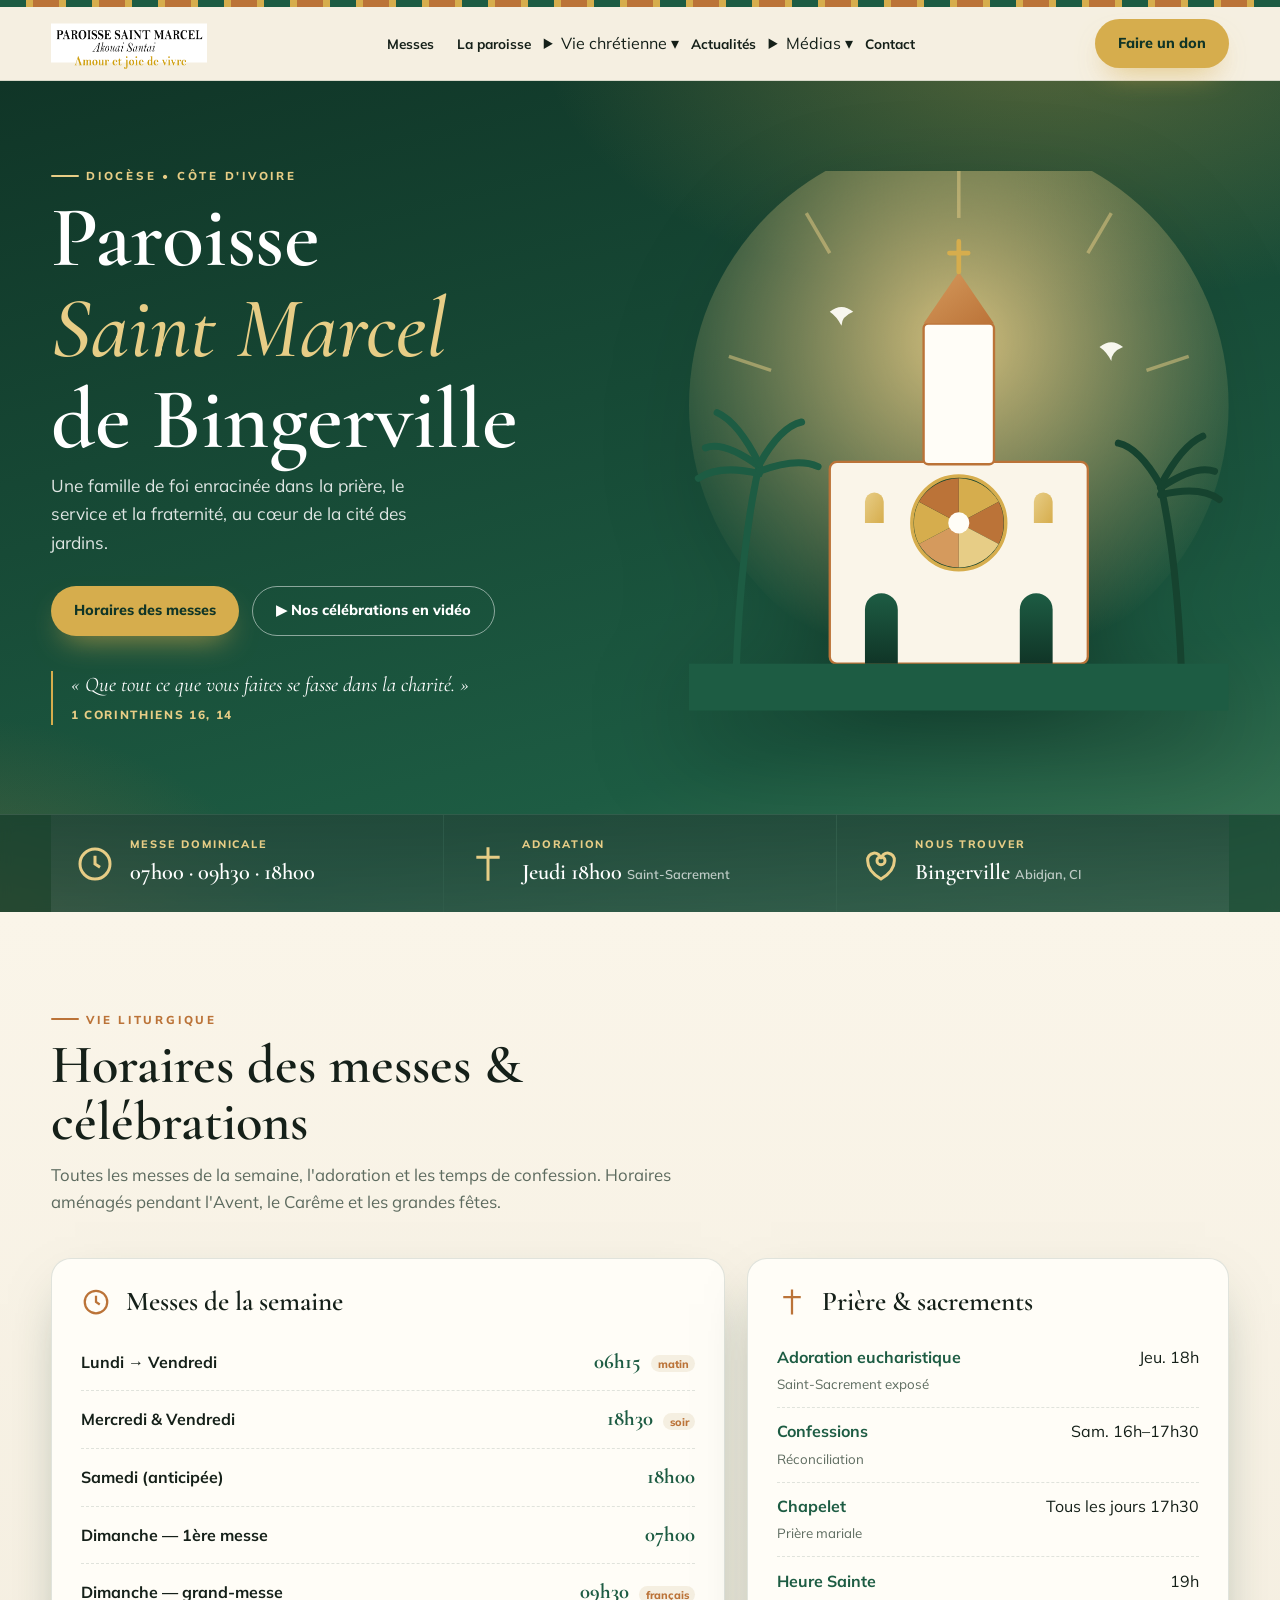
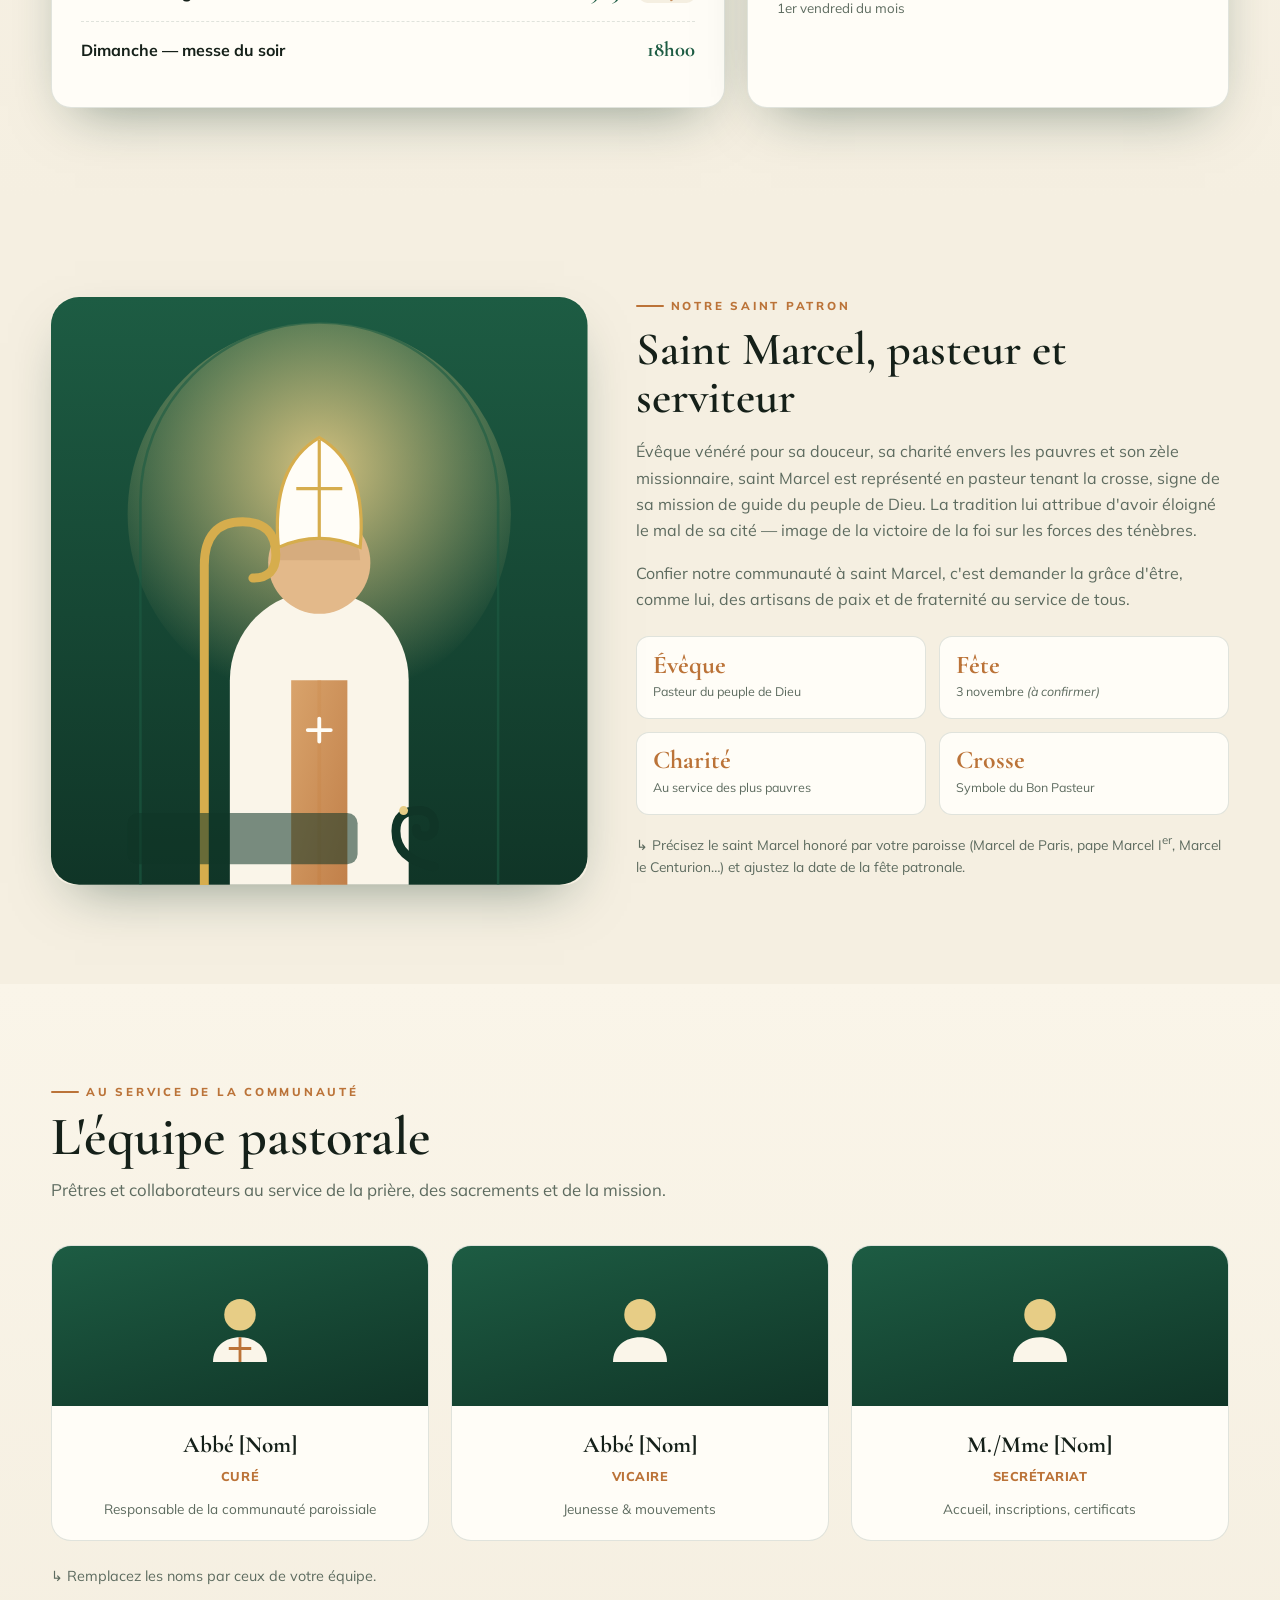
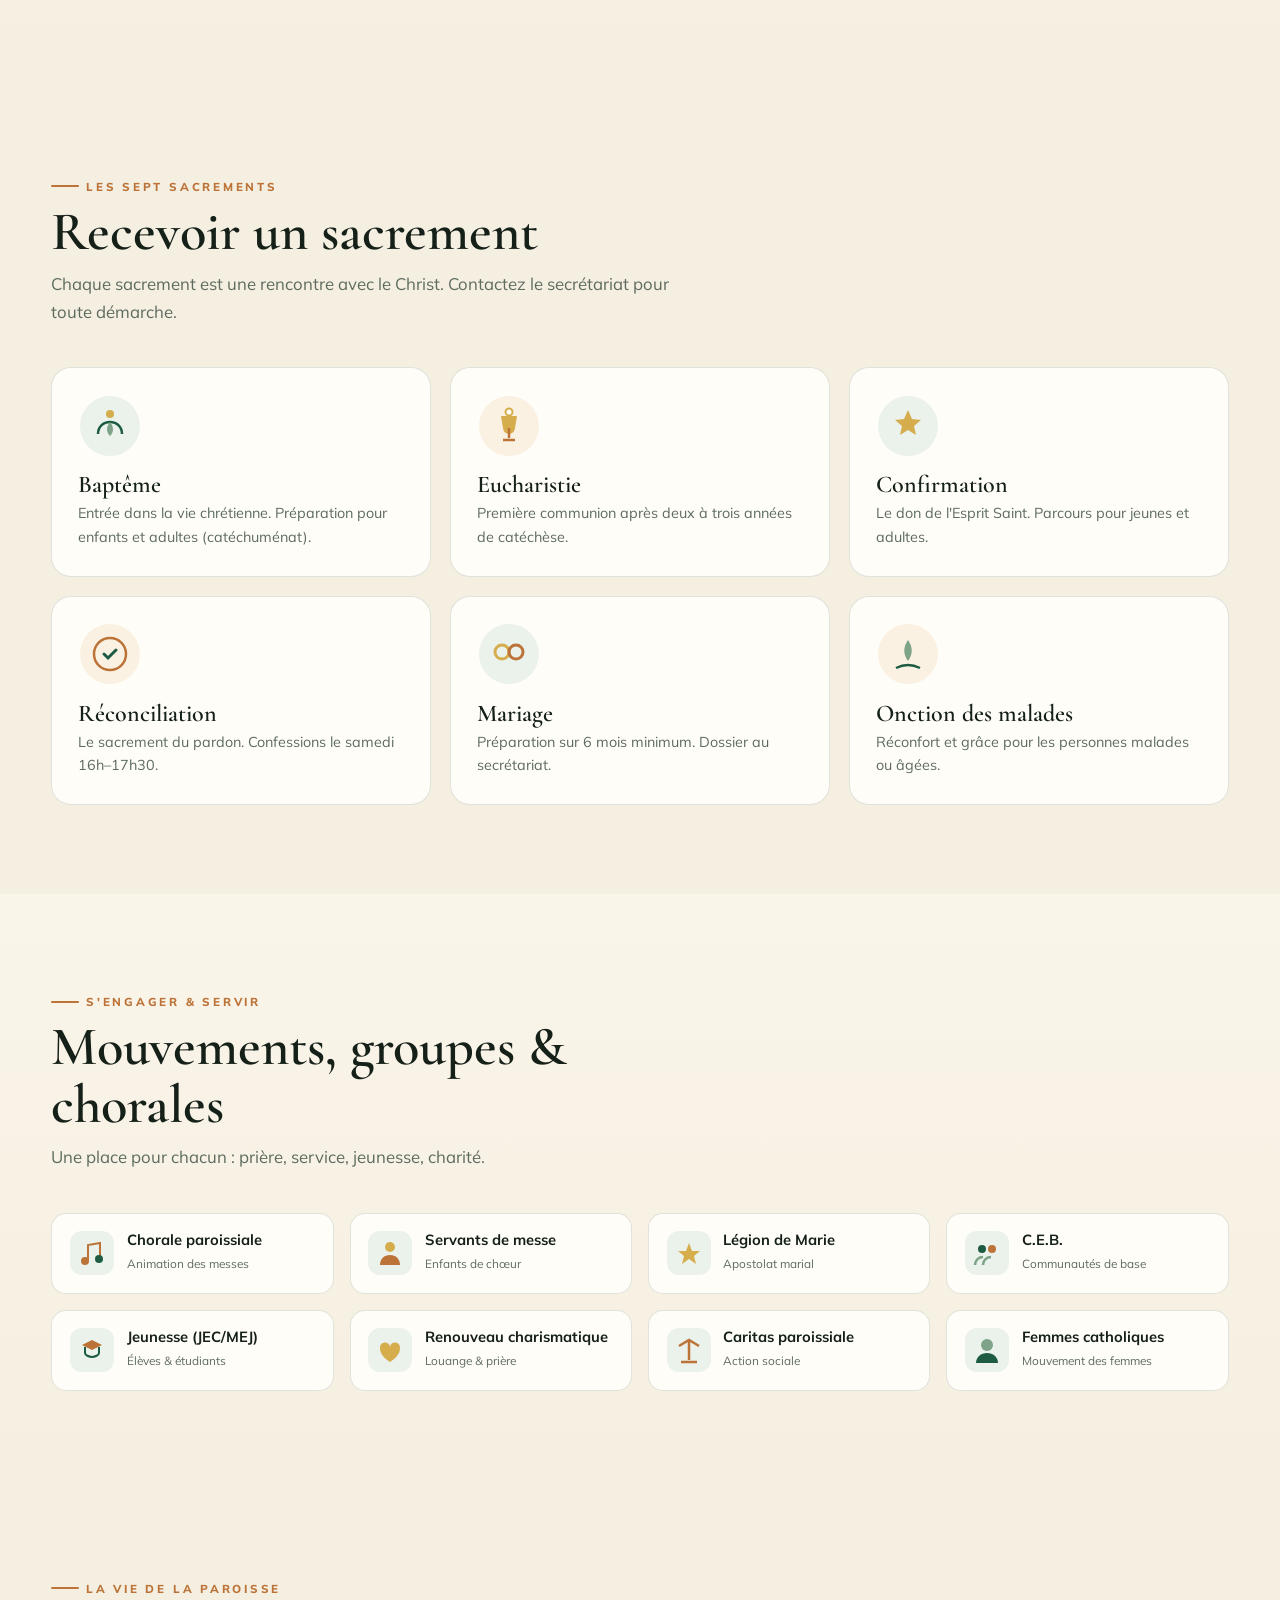
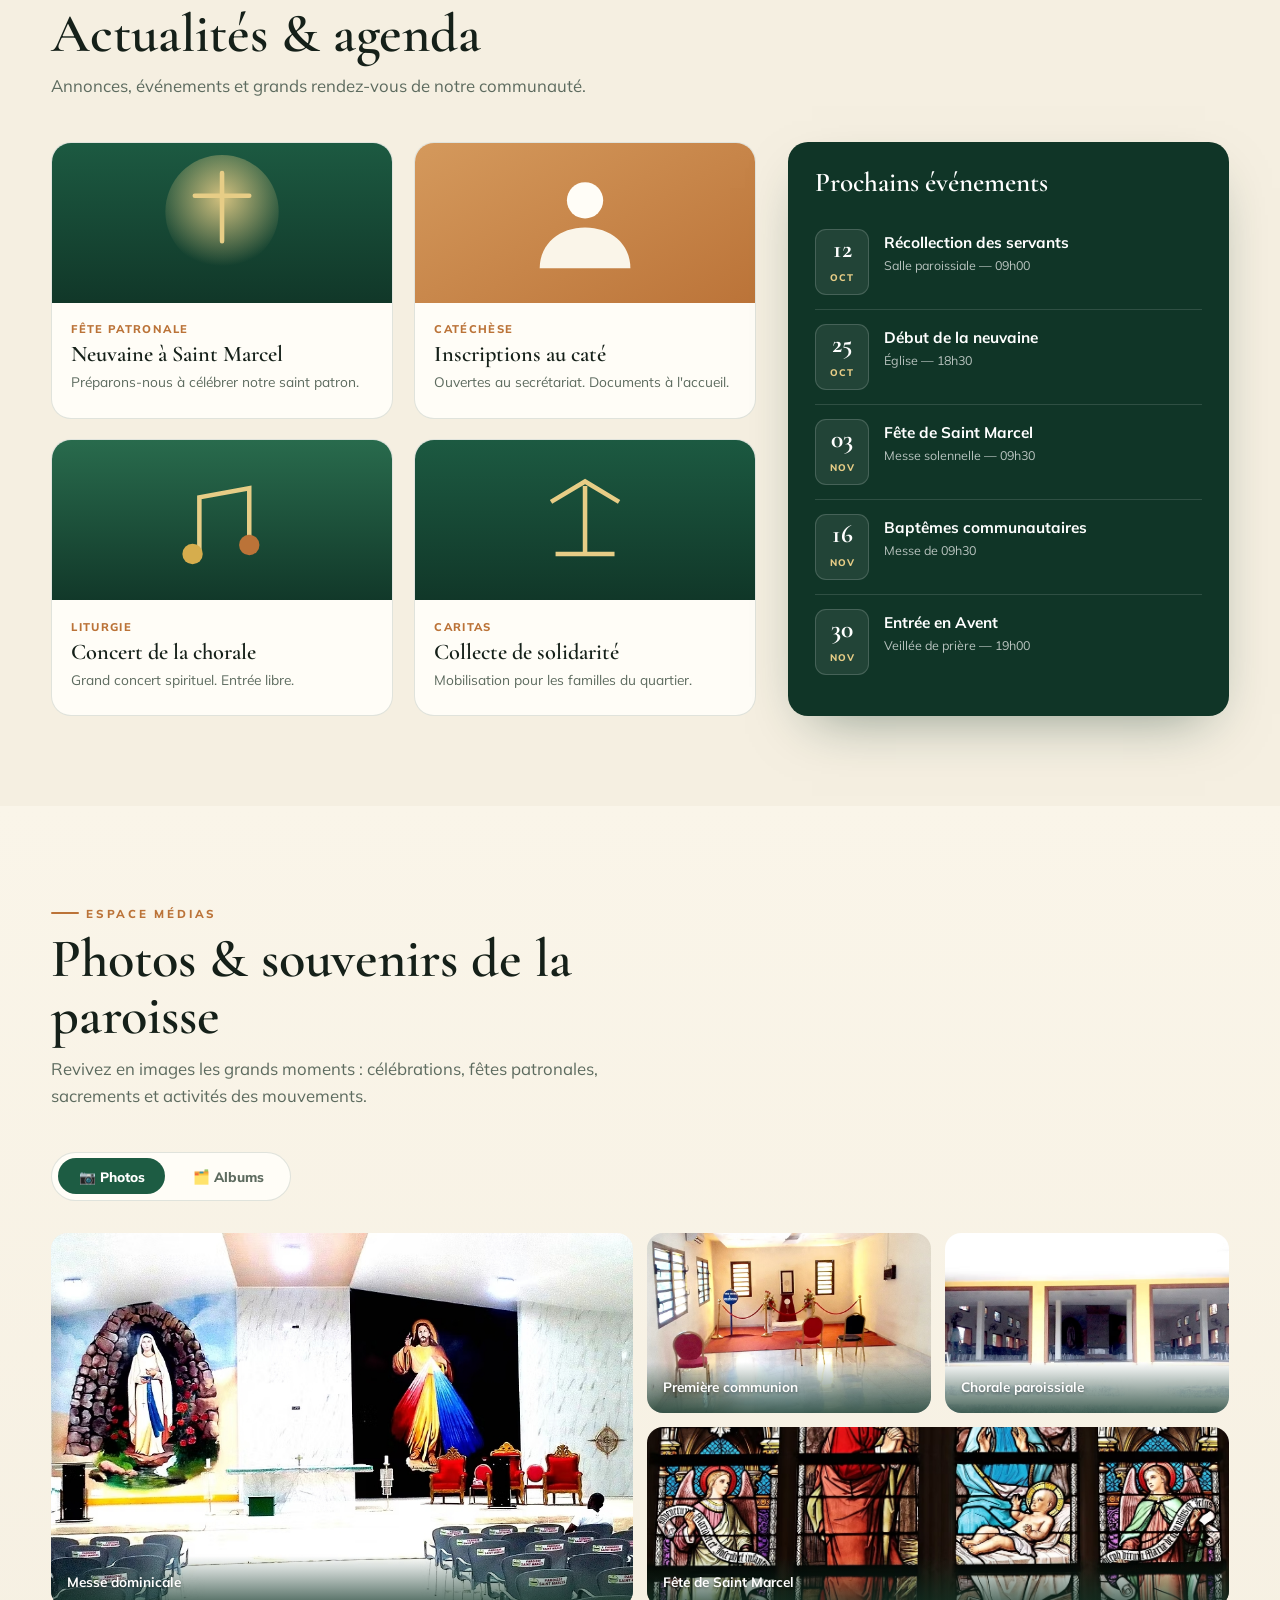
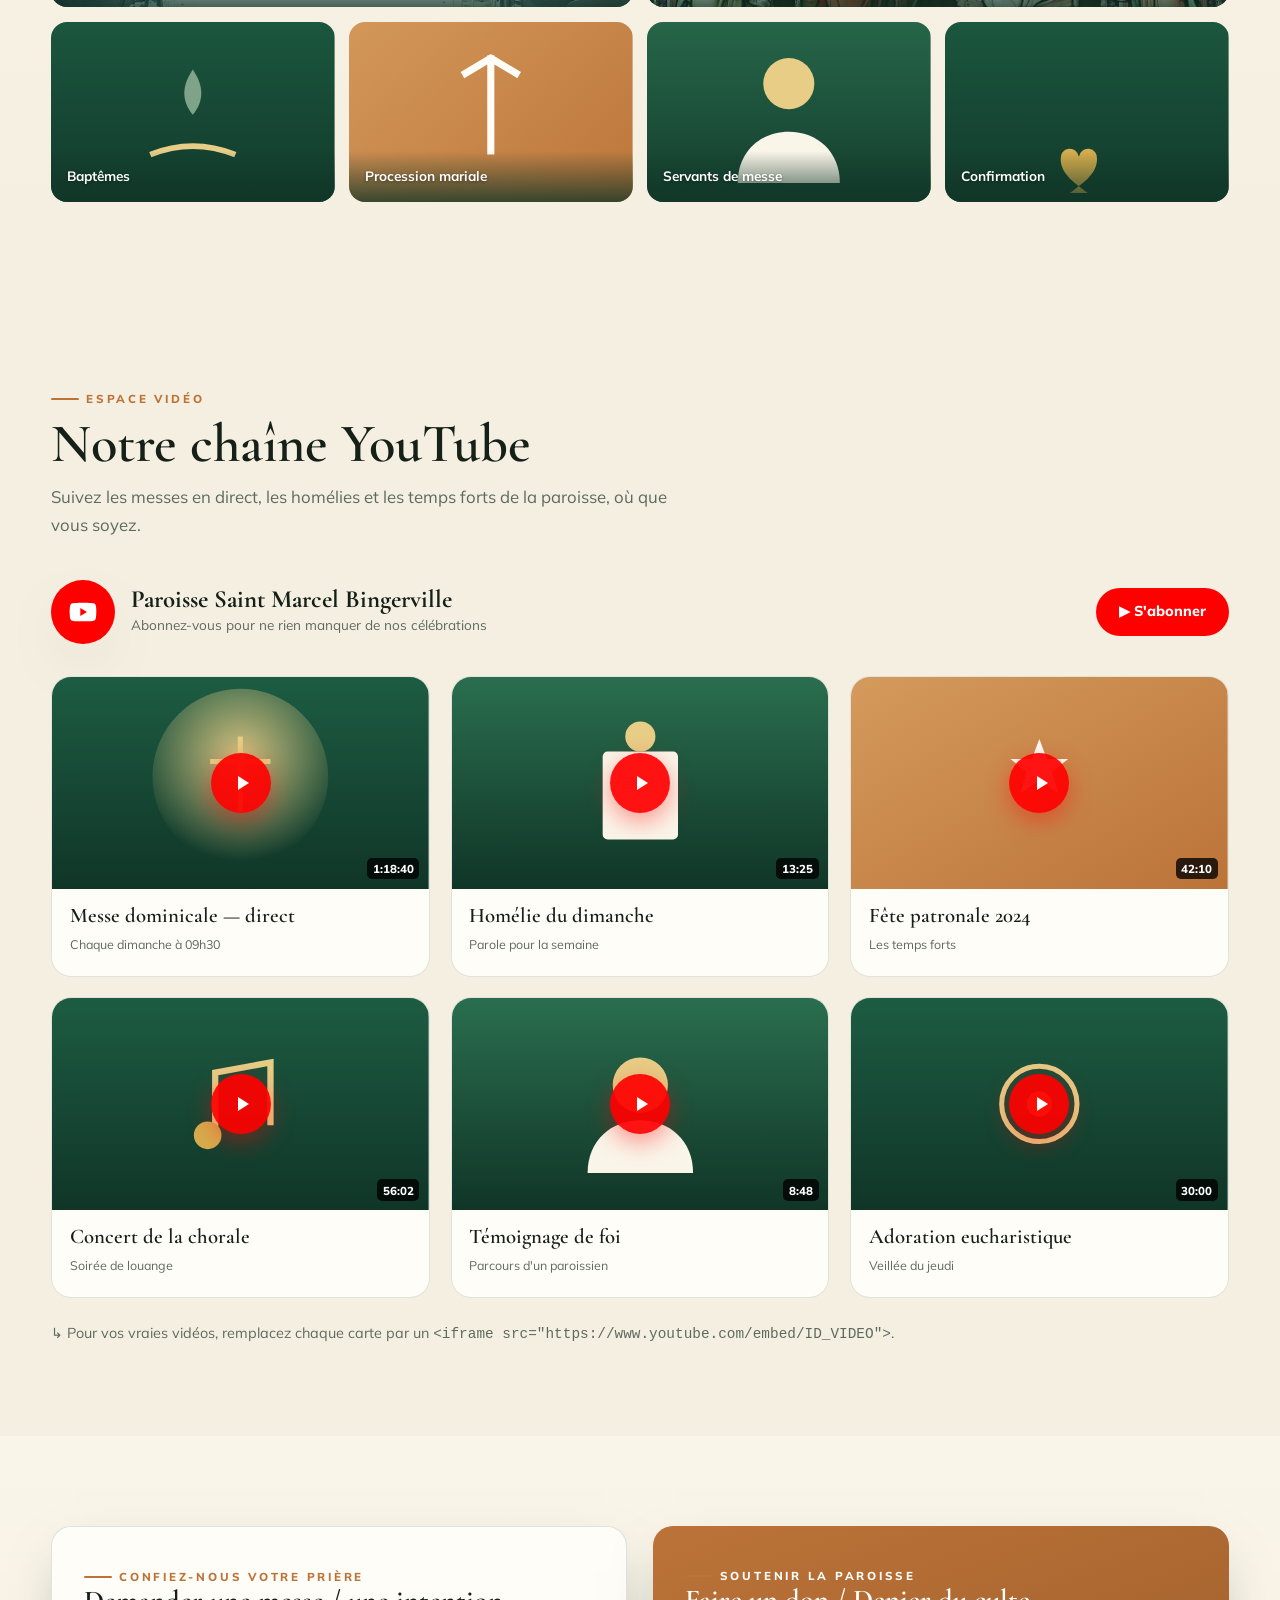
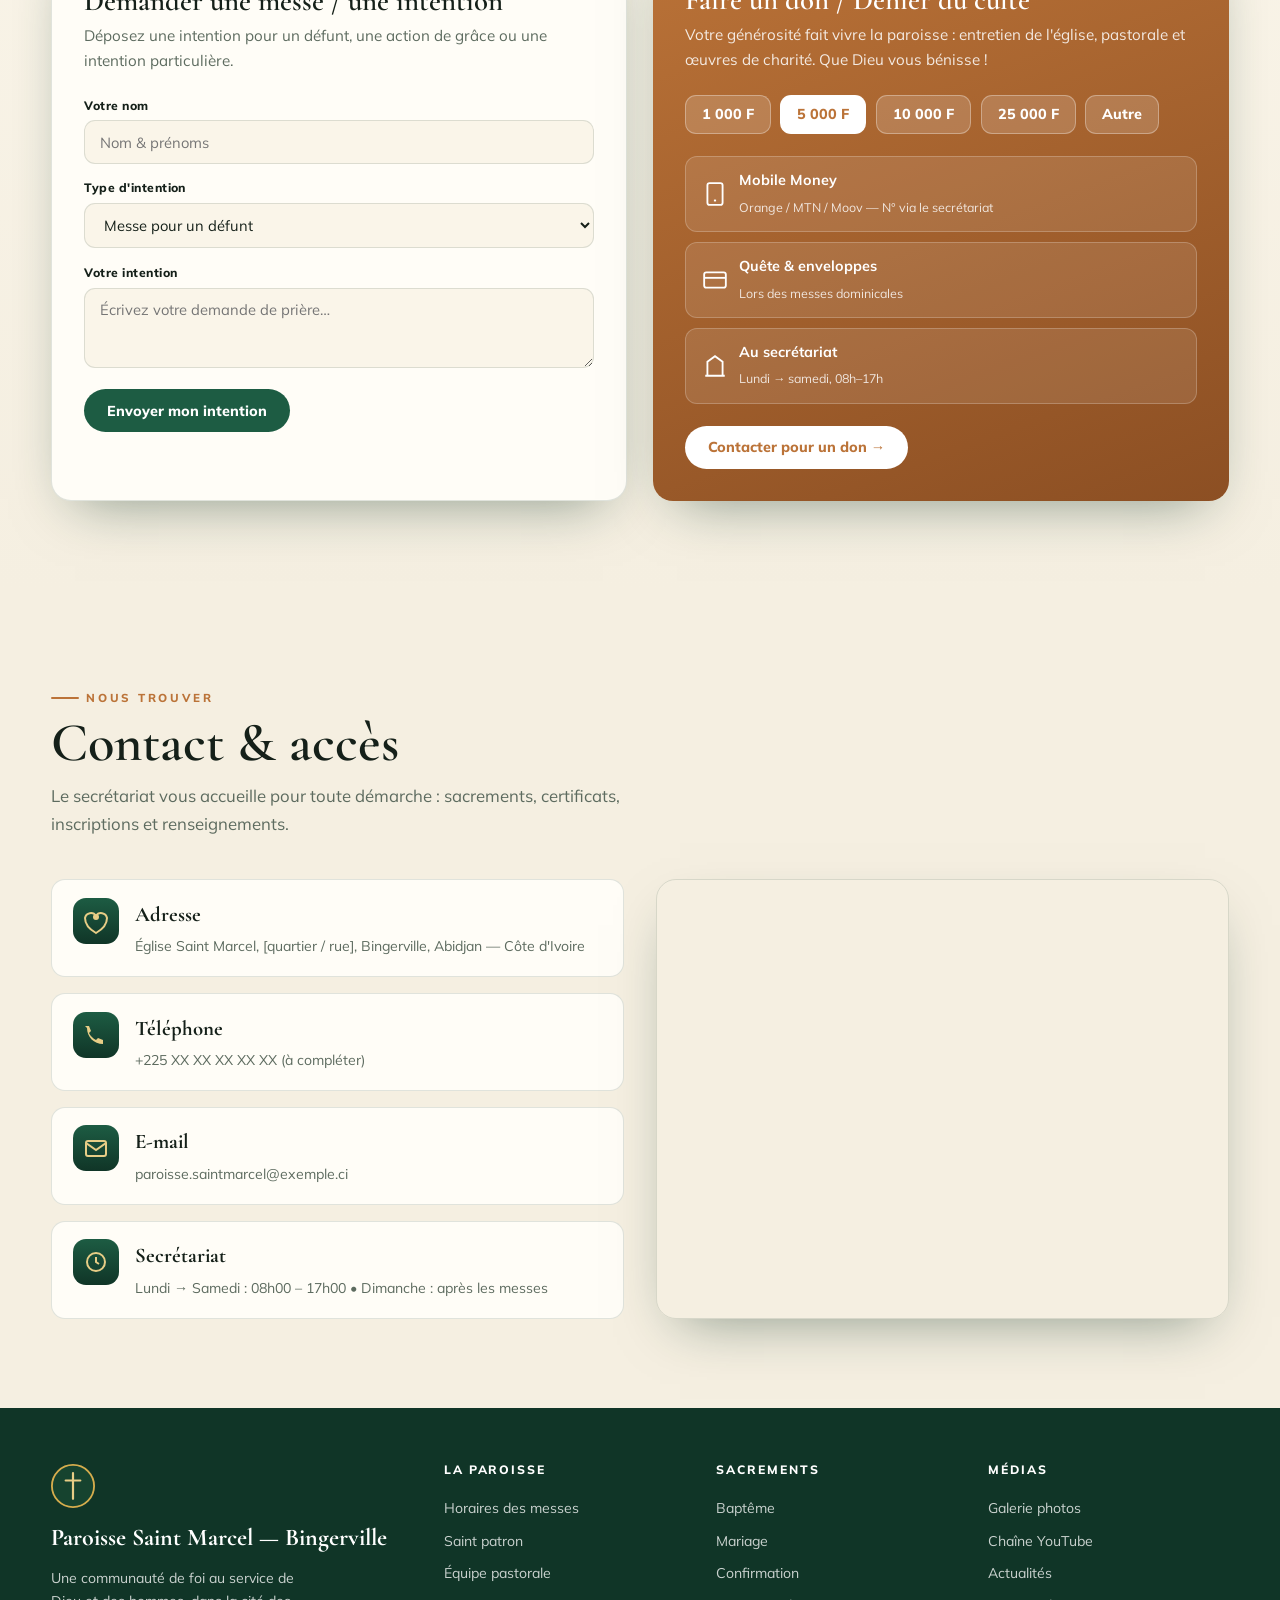
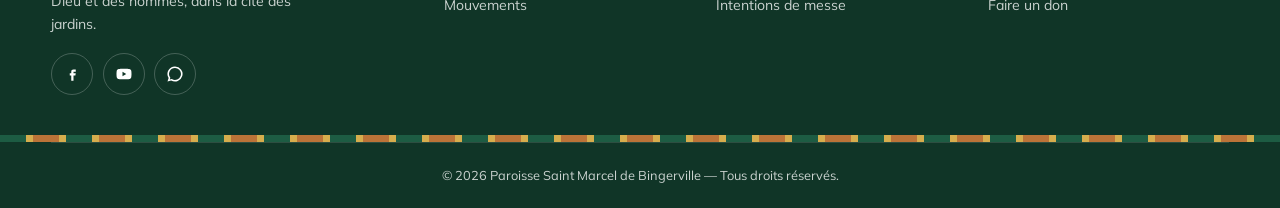
<file: index.html>
<!DOCTYPE html>
<html lang="fr">
<head>
<meta charset="UTF-8" />
<meta name="viewport" content="width=device-width, initial-scale=1.0" />
<title>Paroisse Saint Marcel — Bingerville</title>
<meta name="description" content="Site officiel de la Paroisse Saint Marcel de Bingerville, Côte d'Ivoire. Messes, sacrements, mouvements, actualités, médias et chaîne YouTube." />
<link rel="preconnect" href="https://fonts.googleapis.com">
<link rel="preconnect" href="https://fonts.gstatic.com" crossorigin>
<link href="https://fonts.googleapis.com/css2?family=Cormorant+Garamond:ital,wght@0,400;0,500;0,600;0,700;1,400;1,500&family=Mulish:wght@400;500;600;700;800&display=swap" rel="stylesheet">
<style>
:root{
  --forest:#103527;
  --forest-2:#16432f;
  --emerald:#1d5c43;
  --moss:#3f7a57;
  --sage:#7fa389;
  --cream:#f5efe1;
  --cream-2:#faf5e9;
  --ivory:#fffdf7;
  --copper:#bb7338;
  --copper-soft:#d59a5d;
  --gold:#d6ad4d;
  --gold-soft:#e7cd86;
  --ink:#152019;
  --muted:#5d6b5f;
  --line:rgba(16,53,39,.13);
  --shadow:0 22px 55px -24px rgba(16,53,39,.5);
  --r:20px;
}
*{box-sizing:border-box;margin:0;padding:0}
html{scroll-behavior:smooth;scroll-padding-top:86px}
body{font-family:"Mulish",sans-serif;background:var(--cream);color:var(--ink);line-height:1.65;-webkit-font-smoothing:antialiased;overflow-x:hidden}
h1,h2,h3,h4{font-family:"Cormorant Garamond",serif;font-weight:600;line-height:1.05;letter-spacing:0}
a{color:inherit;text-decoration:none}
svg{display:block}
.wrap{width:min(1180px,92vw);margin-inline:auto}
.eyebrow{font-weight:800;font-size:.72rem;letter-spacing:.24em;text-transform:uppercase;color:var(--copper);display:inline-flex;align-items:center;gap:.6em}
.eyebrow::before{content:"";width:28px;height:2px;background:var(--copper);display:inline-block;border-radius:2px}
.btn{display:inline-flex;align-items:center;gap:.55em;font-family:"Mulish";font-weight:800;font-size:.9rem;padding:.85em 1.6em;border-radius:999px;cursor:pointer;border:none;transition:transform .25s,box-shadow .25s,background .25s}
.btn-gold{background:var(--gold);color:var(--forest);box-shadow:0 14px 30px -12px rgba(214,173,77,.75)}
.btn-gold:hover{transform:translateY(-3px);box-shadow:0 20px 38px -12px rgba(214,173,77,.9)}
.btn-ghost{background:transparent;color:#fff;border:1.5px solid rgba(255,255,255,.5)}
.btn-ghost:hover{background:rgba(255,255,255,.12);transform:translateY(-3px)}
.btn-dark{background:var(--emerald);color:#fff}
.btn-dark:hover{background:var(--forest-2);transform:translateY(-3px)}
.vine{height:7px;background:repeating-linear-gradient(90deg,var(--emerald) 0 26px,var(--gold) 26px 33px,var(--copper) 33px 59px,var(--gold) 59px 66px)}

/* header */
header{position:sticky;top:0;z-index:90;backdrop-filter:blur(10px);background:rgba(245,239,225,.85);border-bottom:1px solid var(--line)}
.nav{display:flex;align-items:center;justify-content:space-between;padding:.65rem 0;gap:1rem}
.brand{display:flex;align-items:center;gap:.75rem}
.crest{width:48px;height:48px;flex:none}
.brand b{font-family:"Cormorant Garamond";font-weight:700;font-size:1.18rem;display:block;line-height:1}
.brand span{font-size:.66rem;letter-spacing:.2em;text-transform:uppercase;color:var(--copper);font-weight:800}
.brand-logo{height:52px;width:auto;display:block}
@media(max-width:560px){.brand-logo{height:42px}}
.menu{display:flex;align-items:center;gap:.1rem;list-style:none}
.menu a{font-weight:700;font-size:.85rem;padding:.5rem .68rem;border-radius:8px;transition:.2s}
.menu a:hover{color:var(--copper)}
.menu .has{position:relative}
.menu .has>summary{list-style:none;cursor:pointer;font-weight:700;font-size:.85rem;padding:.5rem .68rem;border-radius:8px}
.menu .has>summary::-webkit-details-marker{display:none}
.dropdown{position:absolute;top:calc(100% + 6px);left:0;background:var(--ivory);border:1px solid var(--line);border-radius:14px;padding:.5rem;min-width:230px;box-shadow:var(--shadow);display:flex;flex-direction:column;z-index:99}
.dropdown a{font-size:.84rem;padding:.55rem .7rem;border-radius:9px}
.dropdown a:hover{background:var(--cream)}
.navcta{display:flex;align-items:center;gap:.6rem}
.burger{display:none;background:none;border:none;cursor:pointer;flex-direction:column;gap:5px;padding:.4rem}
.burger span{width:26px;height:2.5px;background:var(--ink);border-radius:2px;transition:.3s}

/* hero */
.hero{position:relative;color:#fff;overflow:hidden;background:linear-gradient(165deg,var(--forest),var(--emerald) 75%,var(--moss))}
.hero::before{content:"";position:absolute;inset:0;background:radial-gradient(850px 460px at 82% -6%,rgba(214,173,77,.34),transparent 60%),radial-gradient(680px 480px at -5% 108%,rgba(187,115,56,.36),transparent 55%)}
.hero-inner{position:relative;z-index:3;display:grid;grid-template-columns:1.05fr .95fr;gap:2.6rem;align-items:center;padding:clamp(2.6rem,6vw,5rem) 0 clamp(3rem,7vw,6rem)}
.hero .eyebrow{color:var(--gold-soft)}.hero .eyebrow::before{background:var(--gold-soft)}
.hero h1{font-size:clamp(2.8rem,7vw,5.4rem);font-weight:600;margin:.5rem 0 .4rem}
.hero h1 em{font-style:italic;color:var(--gold-soft);font-weight:500}
.hero p.lead{font-size:1.08rem;color:rgba(255,255,255,.86);max-width:40ch;margin-bottom:1.8rem}
.hero-actions{display:flex;flex-wrap:wrap;gap:.8rem}
.verset{margin-top:2.2rem;padding-left:1.1rem;border-left:2px solid var(--gold);max-width:44ch}
.verset i{font-family:"Cormorant Garamond";font-style:italic;font-size:1.3rem;color:#fff;line-height:1.3}
.verset small{display:block;margin-top:.4rem;font-size:.74rem;letter-spacing:.14em;text-transform:uppercase;color:var(--gold-soft);font-weight:800}
.hero-art{position:relative}
.hero-art svg{width:100%;height:auto;filter:drop-shadow(0 30px 50px rgba(0,0,0,.35))}

/* next mass strip */
.welcome-strip{position:relative;z-index:3;background:rgba(16,53,39,.55);border-top:1px solid rgba(255,255,255,.12);backdrop-filter:blur(6px)}
.ws-inner{display:grid;grid-template-columns:repeat(3,1fr);gap:1px;background:rgba(255,255,255,.1)}
.ws-cell{background:linear-gradient(180deg,rgba(16,53,39,.4),rgba(16,53,39,.1));padding:1.3rem 1.5rem;color:#fff;display:flex;gap:.9rem;align-items:center}
.ws-cell .ic{width:40px;height:40px;flex:none}
.ws-cell .lab{font-size:.68rem;letter-spacing:.16em;text-transform:uppercase;color:var(--gold-soft);font-weight:800}
.ws-cell .val{font-family:"Cormorant Garamond";font-size:1.4rem;font-weight:600}
.ws-cell .val small{font-family:"Mulish";font-size:.8rem;color:rgba(255,255,255,.7);font-weight:600}

/* sections */
section{padding:clamp(3.5rem,7vw,6rem) 0}
.section-head{max-width:62ch;margin-bottom:2.6rem}
.section-head h2{font-size:clamp(2.2rem,5vw,3.4rem);margin:.5rem 0 .6rem}
.section-head p{color:var(--muted);font-size:1.05rem}
.alt{background:linear-gradient(180deg,var(--cream-2),var(--cream))}

/* mass schedule */
.mass-grid{display:grid;grid-template-columns:1.4fr 1fr;gap:1.4rem}
.card{background:var(--ivory);border:1px solid var(--line);border-radius:var(--r);padding:1.8rem;box-shadow:var(--shadow)}
.card h3{font-size:1.7rem;margin-bottom:1rem;display:flex;align-items:center;gap:.55em}
.card h3 .ic{width:30px;height:30px;flex:none}
.slot{display:flex;justify-content:space-between;align-items:center;padding:.7rem 0;border-bottom:1px dashed var(--line)}
.slot:last-child{border:none}
.slot .d{font-weight:700}
.slot .t{font-family:"Cormorant Garamond";font-weight:700;color:var(--emerald);font-size:1.3rem}
.slot .tag{font-size:.68rem;background:var(--cream);color:var(--copper);font-weight:800;padding:.15em .6em;border-radius:999px;margin-left:.5em;font-family:"Mulish"}
.devo li{list-style:none;padding:.65rem 0;border-bottom:1px dashed var(--line);display:flex;justify-content:space-between;gap:1rem}
.devo li:last-child{border:none}
.devo b{color:var(--emerald)}

/* saint */
.about{display:grid;grid-template-columns:.95fr 1.05fr;gap:3rem;align-items:center}
.saint-art{position:relative}
.saint-art svg{width:100%;height:auto;border-radius:24px;box-shadow:var(--shadow)}
.about-text h2{font-size:clamp(2rem,4.4vw,2.9rem);margin:.6rem 0 1rem}
.about-text p{color:var(--muted);margin-bottom:1rem}
.facts{display:grid;grid-template-columns:repeat(2,1fr);gap:.8rem;margin-top:1.5rem}
.fact{background:var(--ivory);border:1px solid var(--line);border-radius:13px;padding:.9rem 1rem}
.fact b{font-family:"Cormorant Garamond";font-size:1.6rem;color:var(--copper);display:block;line-height:1}
.fact span{font-size:.78rem;color:var(--muted)}

/* clergy */
.team{display:grid;grid-template-columns:repeat(3,1fr);gap:1.4rem}
.person{background:var(--ivory);border:1px solid var(--line);border-radius:var(--r);overflow:hidden;text-align:center;transition:transform .3s,box-shadow .3s}
.person:hover{transform:translateY(-6px);box-shadow:var(--shadow)}
.avatar{height:160px;background:linear-gradient(165deg,var(--emerald),var(--forest));display:grid;place-items:center}
.avatar svg{width:90px;height:90px}
.person .pad{padding:1.2rem}
.person b{font-family:"Cormorant Garamond";font-size:1.45rem;display:block}
.person .role{color:var(--copper);font-weight:800;font-size:.8rem;letter-spacing:.04em;margin:.1rem 0 .5rem;text-transform:uppercase}
.person small{color:var(--muted);font-size:.85rem}

/* sacraments */
.sacra{display:grid;grid-template-columns:repeat(3,1fr);gap:1.2rem}
.scard{background:var(--ivory);border:1px solid var(--line);border-radius:var(--r);padding:1.6rem;transition:.3s;position:relative;overflow:hidden}
.scard::before{content:"";position:absolute;top:0;left:0;height:4px;width:0;background:var(--gold);transition:width .4s}
.scard:hover::before{width:100%}
.scard:hover{transform:translateY(-5px);box-shadow:var(--shadow)}
.scard .sico{width:64px;height:64px;margin-bottom:.9rem}
.scard h3{font-size:1.5rem;margin-bottom:.3rem}
.scard p{color:var(--muted);font-size:.9rem}

/* mouvements */
.moves{display:grid;grid-template-columns:repeat(4,1fr);gap:1rem}
.move{background:var(--ivory);border:1px solid var(--line);border-radius:15px;padding:1.1rem;display:flex;align-items:center;gap:.8rem;transition:.25s}
.move:hover{background:var(--emerald);color:#fff;transform:translateY(-4px);border-color:transparent}
.move:hover small{color:var(--gold-soft)}
.move .mi{width:44px;height:44px;flex:none}
.move b{font-size:.92rem;display:block;line-height:1.2}
.move small{color:var(--muted);font-size:.74rem}

/* news + agenda */
.news-layout{display:grid;grid-template-columns:1.6fr 1fr;gap:2rem}
.news-grid{display:grid;grid-template-columns:1fr 1fr;gap:1.3rem}
.article{background:var(--ivory);border:1px solid var(--line);border-radius:var(--r);overflow:hidden;transition:.3s}
.article:hover{transform:translateY(-5px);box-shadow:var(--shadow)}
.article .thumb{height:160px}
.article .thumb svg{width:100%;height:100%}
.article .pad{padding:1.1rem 1.2rem 1.3rem}
.article .date{font-size:.7rem;letter-spacing:.12em;text-transform:uppercase;color:var(--copper);font-weight:800}
.article h3{font-size:1.4rem;margin:.2rem 0 .35rem}
.article p{color:var(--muted);font-size:.86rem}
.agenda{background:var(--forest);color:#fff;border-radius:var(--r);padding:1.7rem;box-shadow:var(--shadow);height:fit-content}
.agenda h3{font-size:1.7rem;color:#fff;margin-bottom:1.1rem}
.event{display:flex;gap:.9rem;padding:.85rem 0;border-bottom:1px solid rgba(255,255,255,.13)}
.event:last-child{border:none}
.cal{flex:none;width:54px;text-align:center;background:rgba(255,255,255,.08);border:1px solid rgba(255,255,255,.16);border-radius:11px;padding:.4rem 0}
.cal b{display:block;font-family:"Cormorant Garamond";font-size:1.6rem;line-height:1}
.cal span{font-size:.6rem;text-transform:uppercase;letter-spacing:.1em;color:var(--gold-soft);font-weight:800}
.event .info b{font-size:.96rem}
.event .info span{font-size:.78rem;color:rgba(255,255,255,.7);display:block}

/* media */
.tabs{display:inline-flex;gap:.4rem;background:var(--ivory);border:1px solid var(--line);padding:.35rem;border-radius:999px;margin-bottom:2rem}
.tab{border:none;background:none;font-family:"Mulish";font-weight:800;font-size:.85rem;padding:.6rem 1.3rem;border-radius:999px;cursor:pointer;color:var(--muted);transition:.25s}
.tab.active{background:var(--emerald);color:#fff}
.gallery{display:grid;grid-template-columns:repeat(4,1fr);grid-auto-rows:180px;gap:.9rem}
.gitem{border-radius:16px;overflow:hidden;cursor:pointer;position:relative;transition:transform .3s}
.gitem:hover{transform:scale(1.02)}
.gitem svg,.gitem img{width:100%;height:100%;object-fit:cover;display:block}
.gitem .cap{position:absolute;left:0;right:0;bottom:0;z-index:2;padding:.9rem 1rem;color:#fff;font-weight:700;font-size:.85rem;background:linear-gradient(180deg,transparent,rgba(16,53,39,.78));text-shadow:0 1px 3px rgba(0,0,0,.4)}
.span2{grid-column:span 2}.row2{grid-row:span 2}
.media-pane{display:none}.media-pane.active{display:block}

/* youtube */
.yt-head{display:flex;align-items:center;justify-content:space-between;flex-wrap:wrap;gap:1rem;margin-bottom:2rem}
.yt-channel{display:flex;align-items:center;gap:1rem}
.yt-logo{width:64px;height:64px;border-radius:50%;background:#ff0000;display:grid;place-items:center;flex:none;box-shadow:var(--shadow)}
.yt-logo svg{width:32px;height:32px}
.yt-channel b{font-family:"Cormorant Garamond";font-size:1.55rem;display:block;line-height:1}
.yt-channel small{color:var(--muted);font-size:.85rem}
.videos{display:grid;grid-template-columns:repeat(3,1fr);gap:1.3rem}
.video{background:var(--ivory);border:1px solid var(--line);border-radius:var(--r);overflow:hidden;transition:.3s;cursor:pointer}
.video:hover{transform:translateY(-5px);box-shadow:var(--shadow)}
.vthumb{aspect-ratio:16/9;position:relative}
.vthumb svg.bg{width:100%;height:100%}
.vthumb .play{position:absolute;inset:0;margin:auto;width:60px;height:60px;border-radius:50%;background:rgba(255,0,0,.92);display:grid;place-items:center;z-index:2;transition:.25s;box-shadow:0 8px 24px rgba(255,0,0,.4)}
.video:hover .play{transform:scale(1.12)}
.vthumb .play svg{width:24px;height:24px;color:#fff;margin-left:3px}
.vthumb .dur{position:absolute;bottom:.6rem;right:.6rem;z-index:2;background:rgba(0,0,0,.78);color:#fff;font-size:.72rem;font-weight:800;padding:.1em .5em;border-radius:5px}
.video .pad{padding:1rem 1.1rem 1.2rem}
.video h3{font-size:1.3rem;margin-bottom:.2rem}
.video small{color:var(--muted);font-size:.78rem}

/* intentions + dons */
.split{display:grid;grid-template-columns:1fr 1fr;gap:1.6rem}
.panel{border-radius:var(--r);padding:2rem;box-shadow:var(--shadow)}
.panel.prayer{background:var(--ivory);border:1px solid var(--line)}
.panel.give{background:linear-gradient(160deg,var(--copper),#8c4f23);color:#fff}
.panel h3{font-size:1.8rem;margin-bottom:.4rem}
.panel.give h3{color:#fff}
.panel .sub{color:var(--muted);margin-bottom:1.4rem;font-size:.95rem}
.panel.give .sub{color:rgba(255,255,255,.86)}
.field{margin-bottom:.9rem}
.field label{font-size:.76rem;font-weight:800;letter-spacing:.04em;display:block;margin-bottom:.3rem}
.field input,.field textarea,.field select{width:100%;font-family:"Mulish";font-size:.92rem;padding:.7rem .9rem;border:1px solid var(--line);border-radius:11px;background:var(--cream-2);color:var(--ink)}
.field textarea{resize:vertical;min-height:80px}
.give-amounts{display:flex;gap:.6rem;flex-wrap:wrap;margin:1.2rem 0}
.amt{background:rgba(255,255,255,.16);border:1px solid rgba(255,255,255,.32);color:#fff;font-weight:800;padding:.6rem 1rem;border-radius:11px;cursor:pointer;transition:.2s;font-family:"Mulish";font-size:.9rem}
.amt:hover,.amt.sel{background:#fff;color:var(--copper)}
.give-ways{margin-top:1.4rem;display:grid;gap:.6rem}
.way{display:flex;align-items:center;gap:.7rem;background:rgba(255,255,255,.1);border:1px solid rgba(255,255,255,.22);border-radius:12px;padding:.75rem 1rem}
.way svg{width:26px;height:26px;flex:none}
.way b{display:block;font-size:.9rem}.way span{font-size:.78rem;color:rgba(255,255,255,.82)}
.toast{display:none;margin-top:1rem;padding:.8rem 1rem;border-radius:11px;background:#1f6b3a;color:#fff;font-size:.88rem;font-weight:700}

/* contact */
.contact{display:grid;grid-template-columns:1fr 1fr;gap:2rem}
.contact-info{display:grid;gap:1rem}
.ci{display:flex;gap:1rem;align-items:flex-start;background:var(--ivory);border:1px solid var(--line);border-radius:14px;padding:1.1rem 1.3rem}
.ci .ico{width:46px;height:46px;flex:none}
.ci b{font-family:"Cormorant Garamond";font-size:1.3rem;display:block}
.ci span{color:var(--muted);font-size:.88rem}
.map{border-radius:var(--r);overflow:hidden;border:1px solid var(--line);min-height:390px;box-shadow:var(--shadow)}
.map iframe{width:100%;height:100%;min-height:390px;border:0;display:block}

/* footer */
footer{background:var(--forest);color:rgba(255,255,255,.78);padding:3.5rem 0 0}
.foot-grid{display:grid;grid-template-columns:1.5fr 1fr 1fr 1fr;gap:2rem;padding-bottom:2.5rem}
.foot-brand b{font-family:"Cormorant Garamond";color:#fff;font-size:1.5rem;display:block;margin:.6rem 0}
.foot-brand p{font-size:.88rem;max-width:34ch}
.foot-col h4{color:#fff;font-size:.76rem;letter-spacing:.16em;text-transform:uppercase;margin-bottom:1rem;font-family:"Mulish";font-weight:800}
.foot-col a{display:block;font-size:.88rem;padding:.28rem 0;transition:.2s}
.foot-col a:hover{color:var(--gold-soft);padding-left:.3rem}
.socials{display:flex;gap:.6rem;margin-top:1rem}
.socials a{width:42px;height:42px;border-radius:50%;border:1px solid rgba(255,255,255,.22);display:grid;place-items:center;transition:.25s}
.socials a:hover{background:var(--gold);border-color:var(--gold)}
.socials a:hover svg{color:var(--forest)}
.socials svg{width:18px;height:18px;color:#fff}
.foot-bottom{border-top:1px solid rgba(255,255,255,.12);padding:1.4rem 0;text-align:center;font-size:.8rem}

/* lightbox */
.lightbox{position:fixed;inset:0;z-index:200;background:rgba(16,53,39,.94);display:none;place-items:center;padding:2rem}
.lightbox.open{display:grid}
.lb-content{max-width:720px;width:100%;text-align:center;color:#fff}
.lb-frame{aspect-ratio:16/10;border-radius:18px;overflow:hidden;margin-bottom:1rem;box-shadow:var(--shadow)}
.lb-frame svg{width:100%;height:100%}
.lb-frame img{width:100%;height:100%;object-fit:cover;display:block}
.lb-content h3{color:#fff;font-size:1.8rem}
.lb-close{position:absolute;top:1.5rem;right:1.5rem;width:46px;height:46px;border-radius:50%;border:1px solid rgba(255,255,255,.3);background:rgba(255,255,255,.08);color:#fff;font-size:1.4rem;cursor:pointer}

.reveal{opacity:0;transform:translateY(28px);transition:opacity .7s,transform .7s}
.reveal.in{opacity:1;transform:none}

@media(max-width:980px){
  .menu,.navcta .btn{display:none}.burger{display:flex}
  .hero-inner,.about,.mass-grid,.news-layout,.split,.contact{grid-template-columns:1fr}
  .hero-art{max-width:420px;margin:0 auto}
  .ws-inner{grid-template-columns:1fr}
  .team,.sacra,.videos{grid-template-columns:repeat(2,1fr)}
  .moves{grid-template-columns:repeat(2,1fr)}
  .gallery{grid-template-columns:repeat(2,1fr);grid-auto-rows:150px}
  .foot-grid{grid-template-columns:1fr 1fr}
}
@media(max-width:560px){
  .team,.sacra,.videos,.news-grid{grid-template-columns:1fr}
  .facts{grid-template-columns:1fr 1fr}
  .span2,.row2{grid-column:auto;grid-row:auto}
  .foot-grid{grid-template-columns:1fr}
}
.mobile-menu{display:none;position:fixed;inset:64px 0 0;z-index:80;background:var(--cream);flex-direction:column;padding:1.5rem;gap:.3rem;overflow:auto}
.mobile-menu.open{display:flex}
.mobile-menu a{padding:.85rem .5rem;border-bottom:1px solid var(--line);font-weight:700}
</style>
</head>
<body id="top">

<!-- ================= SVG ILLUSTRATION DEFS ================= -->
<svg width="0" height="0" style="position:absolute" aria-hidden="true">
<defs>
  <linearGradient id="sky" x1="0" y1="0" x2="0" y2="1"><stop offset="0" stop-color="#2a6e4f"/><stop offset="1" stop-color="#103527"/></linearGradient>
  <linearGradient id="glass" x1="0" y1="0" x2="1" y2="1"><stop offset="0" stop-color="#e7cd86"/><stop offset="1" stop-color="#d6ad4d"/></linearGradient>
  <linearGradient id="copperG" x1="0" y1="0" x2="1" y2="1"><stop offset="0" stop-color="#d59a5d"/><stop offset="1" stop-color="#bb7338"/></linearGradient>
  <linearGradient id="emer" x1="0" y1="0" x2="0" y2="1"><stop offset="0" stop-color="#1d5c43"/><stop offset="1" stop-color="#103527"/></linearGradient>
  <radialGradient id="halo" cx="50%" cy="38%" r="60%"><stop offset="0" stop-color="#e7cd86" stop-opacity=".9"/><stop offset="1" stop-color="#e7cd86" stop-opacity="0"/></radialGradient>
</defs>
</svg>

<!-- crest icon reusable -->
<header>
  <div class="vine"></div>
  <div class="wrap nav">
    <a class="brand" href="#top">
      <img src="images/logo.png" alt="Paroisse Saint Marcel — Akouai Santai — Amour et joie de vivre" class="brand-logo">
    </a>
    <nav>
      <ul class="menu">
        <li><a href="#messes">Messes</a></li>
        <li><a href="#saint">La paroisse</a></li>
        <li class="has"><details><summary>Vie chrétienne ▾</summary>
          <div class="dropdown">
            <a href="#sacrements">Sacrements</a>
            <a href="#mouvements">Mouvements & groupes</a>
            <a href="#clerge">Équipe pastorale</a>
            <a href="#intentions">Intentions de messe</a>
          </div></details></li>
        <li><a href="#actualites">Actualités</a></li>
        <li class="has"><details><summary>Médias ▾</summary>
          <div class="dropdown"><a href="#medias">Photos</a><a href="#youtube">Chaîne YouTube</a></div></details></li>
        <li><a href="#contact">Contact</a></li>
      </ul>
    </nav>
    <div class="navcta">
      <a href="#dons" class="btn btn-gold">Faire un don</a>
      <button class="burger" id="burger" aria-label="Menu"><span></span><span></span><span></span></button>
    </div>
  </div>
</header>

<div class="mobile-menu" id="mobileMenu">
  <a href="#messes">Horaires des messes</a><a href="#saint">La paroisse & Saint patron</a>
  <a href="#clerge">Équipe pastorale</a><a href="#sacrements">Sacrements</a>
  <a href="#mouvements">Mouvements & groupes</a><a href="#actualites">Actualités & Agenda</a>
  <a href="#medias">Médias — Photos</a><a href="#youtube">Chaîne YouTube</a>
  <a href="#intentions">Intentions de messe</a><a href="#dons">Faire un don</a><a href="#contact">Contact</a>
</div>

<!-- ================= HERO ================= -->
<section class="hero" style="padding:0">
  <div class="wrap hero-inner">
    <div>
      <span class="eyebrow">Diocèse • Côte d'Ivoire</span>
      <h1>Paroisse <em>Saint&nbsp;Marcel</em><br>de Bingerville</h1>
      <p class="lead">Une famille de foi enracinée dans la prière, le service et la fraternité, au cœur de la cité des jardins.</p>
      <div class="hero-actions">
        <a href="#messes" class="btn btn-gold">Horaires des messes</a>
        <a href="#youtube" class="btn btn-ghost">▶ Nos célébrations en vidéo</a>
      </div>
      <div class="verset">
        <i>« Que tout ce que vous faites se fasse dans la charité. »</i>
        <small>1 Corinthiens 16, 14</small>
      </div>
    </div>
    <!-- HERO ILLUSTRATION: église + vitrail + soleil + palmiers (jardin de Bingerville) -->
    <div class="hero-art">
      <svg viewBox="0 0 460 460" role="img" aria-label="Illustration d'une église avec vitrail au lever du soleil">
        <circle cx="230" cy="200" r="230" fill="url(#halo)"/>
        <!-- rays -->
        <g opacity=".5" stroke="#e7cd86" stroke-width="3">
          <line x1="230" y1="40" x2="230" y2="0"/><line x1="120" y1="70" x2="100" y2="36"/>
          <line x1="340" y1="70" x2="360" y2="36"/><line x1="70" y1="170" x2="34" y2="158"/>
          <line x1="390" y1="170" x2="426" y2="158"/>
        </g>
        <!-- palms left -->
        <g stroke="#1d5c43" stroke-width="6" stroke-linecap="round" fill="none">
          <path d="M40 430 Q44 320 60 250"/><path d="M60 252 Q30 230 14 236"/><path d="M60 258 Q26 250 8 262"/>
          <path d="M60 250 Q42 214 24 206"/><path d="M60 250 Q78 218 96 214"/><path d="M60 256 Q92 244 110 252"/>
        </g>
        <!-- palms right -->
        <g stroke="#16432f" stroke-width="6" stroke-linecap="round" fill="none">
          <path d="M420 430 Q416 330 402 268"/><path d="M402 270 Q432 250 448 256"/><path d="M402 276 Q436 268 452 280"/>
          <path d="M402 268 Q420 234 438 226"/><path d="M402 268 Q384 236 366 232"/>
        </g>
        <!-- church base -->
        <rect x="120" y="248" width="220" height="172" rx="6" fill="#faf5e9" stroke="#bb7338" stroke-width="2"/>
        <!-- tower -->
        <rect x="200" y="130" width="60" height="120" rx="4" fill="#fffdf7" stroke="#bb7338" stroke-width="2"/>
        <polygon points="200,130 230,86 260,130" fill="url(#copperG)"/>
        <!-- cross -->
        <path d="M230 86v-26M222 70h16" stroke="#d6ad4d" stroke-width="4" stroke-linecap="round"/>
        <!-- big round stained-glass window -->
        <circle cx="230" cy="300" r="40" fill="#16432f"/>
        <circle cx="230" cy="300" r="40" fill="none" stroke="#d6ad4d" stroke-width="3"/>
        <g>
          <path d="M230 300 L230 262 A40 40 0 0 1 264 282 Z" fill="#d6ad4d"/>
          <path d="M230 300 L264 282 A40 40 0 0 1 264 318 Z" fill="#bb7338"/>
          <path d="M230 300 L264 318 A40 40 0 0 1 230 338 Z" fill="#e7cd86"/>
          <path d="M230 300 L230 338 A40 40 0 0 1 196 318 Z" fill="#d59a5d"/>
          <path d="M230 300 L196 318 A40 40 0 0 1 196 282 Z" fill="#d6ad4d"/>
          <path d="M230 300 L196 282 A40 40 0 0 1 230 262 Z" fill="#bb7338"/>
          <circle cx="230" cy="300" r="9" fill="#fffdf7"/>
        </g>
        <!-- arched doors -->
        <path d="M150 420 v-46 a14 14 0 0 1 28 0 v46 Z" fill="url(#emer)"/>
        <path d="M282 420 v-46 a14 14 0 0 1 28 0 v46 Z" fill="url(#emer)"/>
        <!-- side lancet windows -->
        <path d="M150 300 v-18 a8 8 0 0 1 16 0 v18 Z" fill="url(#glass)"/>
        <path d="M294 300 v-18 a8 8 0 0 1 16 0 v18 Z" fill="url(#glass)"/>
        <!-- doves -->
        <g fill="#fffdf7" opacity=".95">
          <path d="M120 120 q10 -8 20 0 q-10 4 -10 12 q-4 -8 -10 -12z"/>
          <path d="M350 150 q10 -8 20 0 q-10 4 -10 12 q-4 -8 -10 -12z"/>
        </g>
        <!-- ground -->
        <path d="M0 420 H460 V460 H0 Z" fill="#1d5c43"/>
      </svg>
    </div>
  </div>

  <!-- welcome strip -->
  <div class="welcome-strip">
    <div class="wrap"><div class="ws-inner">
      <div class="ws-cell">
        <svg class="ic" viewBox="0 0 24 24" fill="none" stroke="#e7cd86" stroke-width="1.8"><circle cx="12" cy="12" r="9"/><path d="M12 7v5l3 2"/></svg>
        <div><div class="lab">Messe dominicale</div><div class="val">07h00 · 09h30 · 18h00</div></div>
      </div>
      <div class="ws-cell">
        <svg class="ic" viewBox="0 0 24 24" fill="none" stroke="#e7cd86" stroke-width="1.8"><path d="M12 2v20M5 8h14"/></svg>
        <div><div class="lab">Adoration</div><div class="val">Jeudi 18h00 <small>Saint-Sacrement</small></div></div>
      </div>
      <div class="ws-cell">
        <svg class="ic" viewBox="0 0 24 24" fill="none" stroke="#e7cd86" stroke-width="1.8"><path d="M12 21c-5-3-8-6-8-11a4 4 0 0 1 8-1 4 4 0 0 1 8 1c0 5-3 8-8 11z"/><circle cx="12" cy="10" r="2.4"/></svg>
        <div><div class="lab">Nous trouver</div><div class="val">Bingerville <small>Abidjan, CI</small></div></div>
      </div>
    </div></div>
  </div>
</section>

<!-- ================= MESSES ================= -->
<section id="messes" class="alt">
  <div class="wrap">
    <div class="section-head reveal">
      <span class="eyebrow">Vie liturgique</span>
      <h2>Horaires des messes & célébrations</h2>
      <p>Toutes les messes de la semaine, l'adoration et les temps de confession. Horaires aménagés pendant l'Avent, le Carême et les grandes fêtes.</p>
    </div>
    <div class="mass-grid">
      <div class="card reveal">
        <h3><svg class="ic" viewBox="0 0 24 24" fill="none" stroke="#bb7338" stroke-width="1.8"><circle cx="12" cy="12" r="9"/><path d="M12 7v5l3 2"/></svg>Messes de la semaine</h3>
        <div class="slot"><span class="d">Lundi → Vendredi</span><span class="t">06h15 <span class="tag">matin</span></span></div>
        <div class="slot"><span class="d">Mercredi & Vendredi</span><span class="t">18h30 <span class="tag">soir</span></span></div>
        <div class="slot"><span class="d">Samedi (anticipée)</span><span class="t">18h00</span></div>
        <div class="slot"><span class="d">Dimanche — 1ère messe</span><span class="t">07h00</span></div>
        <div class="slot"><span class="d">Dimanche — grand-messe</span><span class="t">09h30 <span class="tag">français</span></span></div>
        <div class="slot"><span class="d">Dimanche — messe du soir</span><span class="t">18h00</span></div>
      </div>
      <div class="card reveal">
        <h3><svg class="ic" viewBox="0 0 24 24" fill="none" stroke="#bb7338" stroke-width="1.8"><path d="M12 2v20M5 8h14"/></svg>Prière & sacrements</h3>
        <ul class="devo">
          <li><span><b>Adoration eucharistique</b><br><small style="color:var(--muted)">Saint-Sacrement exposé</small></span><span class="t">Jeu. 18h</span></li>
          <li><span><b>Confessions</b><br><small style="color:var(--muted)">Réconciliation</small></span><span class="t">Sam. 16h–17h30</span></li>
          <li><span><b>Chapelet</b><br><small style="color:var(--muted)">Prière mariale</small></span><span class="t">Tous les jours 17h30</span></li>
          <li><span><b>Heure Sainte</b><br><small style="color:var(--muted)">1er vendredi du mois</small></span><span class="t">19h</span></li>
        </ul>
      </div>
    </div>
  </div>
</section>

<!-- ================= SAINT ================= -->
<section id="saint">
  <div class="wrap about">
    <!-- SAINT ILLUSTRATION: évêque avec mitre, crosse et dragon (iconographie de saint Marcel) -->
    <div class="saint-art reveal">
      <svg viewBox="0 0 420 460" role="img" aria-label="Illustration de Saint Marcel, évêque">
        <rect width="420" height="460" rx="22" fill="url(#emer)"/>
        <circle cx="210" cy="170" r="150" fill="url(#halo)"/>
        <!-- decorative arches -->
        <path d="M70 460 V160 a140 140 0 0 1 280 0 V460" fill="none" stroke="#1d5c43" stroke-width="2" opacity=".6"/>
        <!-- body -->
        <path d="M140 460 V300 a70 70 0 0 1 140 0 V460 Z" fill="#faf5e9"/>
        <path d="M210 300 L210 460" stroke="#d59a5d" stroke-width="3" opacity=".5"/>
        <!-- chasuble band -->
        <path d="M188 300 h44 v160 h-44 Z" fill="url(#copperG)" opacity=".9"/>
        <path d="M210 330 v18 M201 339 h18" stroke="#fffdf7" stroke-width="3" stroke-linecap="round"/>
        <!-- head -->
        <circle cx="210" cy="208" r="40" fill="#e3b98a"/>
        <path d="M178 206 a32 32 0 0 1 64 0" fill="#caa074" opacity=".5"/>
        <!-- mitre -->
        <path d="M178 196 q-6 -64 32 -86 q38 22 32 86 q-32 -14 -64 0Z" fill="#fffdf7" stroke="#d6ad4d" stroke-width="2.5"/>
        <path d="M210 112 v76 M192 150 h36" stroke="#d6ad4d" stroke-width="2.5"/>
        <!-- crozier -->
        <path d="M120 460 V210 q0 -34 30 -34 q26 0 26 26 q0 18 -18 18" fill="none" stroke="#d6ad4d" stroke-width="7" stroke-linecap="round"/>
        <!-- dragon at feet (légende de saint Marcel) -->
        <path d="M300 446 q-30 -6 -30 -28 q0 -16 18 -16 q12 0 12 12 q0 8 -8 8 q-6 0 -6 -6" fill="none" stroke="#103527" stroke-width="7" stroke-linecap="round"/>
        <circle cx="276" cy="402" r="3.5" fill="#e7cd86"/>
        <!-- name banner -->
        <rect x="60" y="404" width="180" height="40" rx="8" fill="#103527" opacity=".55"/>
      </svg>
    </div>
    <div class="about-text reveal">
      <span class="eyebrow">Notre saint patron</span>
      <h2>Saint Marcel, pasteur et serviteur</h2>
      <p>Évêque vénéré pour sa douceur, sa charité envers les pauvres et son zèle missionnaire, saint Marcel est représenté en pasteur tenant la crosse, signe de sa mission de guide du peuple de Dieu. La tradition lui attribue d'avoir éloigné le mal de sa cité — image de la victoire de la foi sur les forces des ténèbres.</p>
      <p>Confier notre communauté à saint Marcel, c'est demander la grâce d'être, comme lui, des artisans de paix et de fraternité au service de tous.</p>
      <div class="facts">
        <div class="fact"><b>Évêque</b><span>Pasteur du peuple de Dieu</span></div>
        <div class="fact"><b>Fête</b><span>3 novembre <em>(à confirmer)</em></span></div>
        <div class="fact"><b>Charité</b><span>Au service des plus pauvres</span></div>
        <div class="fact"><b>Crosse</b><span>Symbole du Bon Pasteur</span></div>
      </div>
      <p style="font-size:.86rem;margin-top:1rem">↳ Précisez le saint Marcel honoré par votre paroisse (Marcel de Paris, pape Marcel I<sup>er</sup>, Marcel le Centurion…) et ajustez la date de la fête patronale.</p>
    </div>
  </div>
</section>

<!-- ================= CLERGE ================= -->
<section id="clerge" class="alt">
  <div class="wrap">
    <div class="section-head reveal">
      <span class="eyebrow">Au service de la communauté</span>
      <h2>L'équipe pastorale</h2>
      <p>Prêtres et collaborateurs au service de la prière, des sacrements et de la mission.</p>
    </div>
    <div class="team">
      <div class="person reveal"><div class="avatar"><svg viewBox="0 0 80 80" fill="none"><circle cx="40" cy="30" r="14" fill="#e7cd86"/><path d="M16 72c0-14 11-22 24-22s24 8 24 22" fill="#faf5e9"/><path d="M40 50v22M30 60h20" stroke="#bb7338" stroke-width="2.5"/></svg></div><div class="pad"><b>Abbé [Nom]</b><div class="role">Curé</div><small>Responsable de la communauté paroissiale</small></div></div>
      <div class="person reveal"><div class="avatar"><svg viewBox="0 0 80 80" fill="none"><circle cx="40" cy="30" r="14" fill="#e7cd86"/><path d="M16 72c0-14 11-22 24-22s24 8 24 22" fill="#faf5e9"/></svg></div><div class="pad"><b>Abbé [Nom]</b><div class="role">Vicaire</div><small>Jeunesse & mouvements</small></div></div>
      <div class="person reveal"><div class="avatar"><svg viewBox="0 0 80 80" fill="none"><circle cx="40" cy="30" r="14" fill="#e7cd86"/><path d="M16 72c0-14 11-22 24-22s24 8 24 22" fill="#faf5e9"/></svg></div><div class="pad"><b>M./Mme [Nom]</b><div class="role">Secrétariat</div><small>Accueil, inscriptions, certificats</small></div></div>
    </div>
    <p style="margin-top:1.5rem;color:var(--muted);font-size:.9rem">↳ Remplacez les noms par ceux de votre équipe.</p>
  </div>
</section>

<!-- ================= SACREMENTS ================= -->
<section id="sacrements">
  <div class="wrap">
    <div class="section-head reveal">
      <span class="eyebrow">Les sept sacrements</span>
      <h2>Recevoir un sacrement</h2>
      <p>Chaque sacrement est une rencontre avec le Christ. Contactez le secrétariat pour toute démarche.</p>
    </div>
    <div class="sacra">
      <div class="scard reveal"><svg class="sico" viewBox="0 0 64 64"><circle cx="32" cy="32" r="30" fill="#eaf2eb"/><path d="M20 40c0-7 5-12 12-12s12 5 12 12" fill="none" stroke="#1d5c43" stroke-width="2.5"/><path d="M32 28c4 5 4 10 0 14-4-4-4-9 0-14z" fill="#7fa389"/><circle cx="32" cy="20" r="4" fill="#d6ad4d"/></svg><h3>Baptême</h3><p>Entrée dans la vie chrétienne. Préparation pour enfants et adultes (catéchuménat).</p></div>
      <div class="scard reveal"><svg class="sico" viewBox="0 0 64 64"><circle cx="32" cy="32" r="30" fill="#fbf1e2"/><path d="M24 22h16l-2 12a6 6 0 0 1-12 0z" fill="#d6ad4d"/><path d="M32 34v10M26 46h12" stroke="#bb7338" stroke-width="2.5"/><circle cx="32" cy="18" r="3.5" fill="#fffdf7" stroke="#d6ad4d" stroke-width="2"/></svg><h3>Eucharistie</h3><p>Première communion après deux à trois années de catéchèse.</p></div>
      <div class="scard reveal"><svg class="sico" viewBox="0 0 64 64"><circle cx="32" cy="32" r="30" fill="#eaf2eb"/><path d="M32 16l4 9 9 1-7 6 2 9-8-5-8 5 2-9-7-6 9-1z" fill="#d6ad4d"/></svg><h3>Confirmation</h3><p>Le don de l'Esprit Saint. Parcours pour jeunes et adultes.</p></div>
      <div class="scard reveal"><svg class="sico" viewBox="0 0 64 64"><circle cx="32" cy="32" r="30" fill="#fbf1e2"/><circle cx="32" cy="32" r="16" fill="none" stroke="#bb7338" stroke-width="2.5"/><path d="M26 32l4 4 8-8" fill="none" stroke="#1d5c43" stroke-width="3" stroke-linecap="round"/></svg><h3>Réconciliation</h3><p>Le sacrement du pardon. Confessions le samedi 16h–17h30.</p></div>
      <div class="scard reveal"><svg class="sico" viewBox="0 0 64 64"><circle cx="32" cy="32" r="30" fill="#eaf2eb"/><circle cx="25" cy="30" r="7" fill="none" stroke="#d6ad4d" stroke-width="3"/><circle cx="39" cy="30" r="7" fill="none" stroke="#bb7338" stroke-width="3"/></svg><h3>Mariage</h3><p>Préparation sur 6 mois minimum. Dossier au secrétariat.</p></div>
      <div class="scard reveal"><svg class="sico" viewBox="0 0 64 64"><circle cx="32" cy="32" r="30" fill="#fbf1e2"/><path d="M32 18c-5 7-5 14 0 21 5-7 5-14 0-21z" fill="#7fa389"/><path d="M20 46c8-4 16-4 24 0" fill="none" stroke="#1d5c43" stroke-width="2.5"/></svg><h3>Onction des malades</h3><p>Réconfort et grâce pour les personnes malades ou âgées.</p></div>
    </div>
  </div>
</section>

<!-- ================= MOUVEMENTS ================= -->
<section id="mouvements" class="alt">
  <div class="wrap">
    <div class="section-head reveal">
      <span class="eyebrow">S'engager & servir</span>
      <h2>Mouvements, groupes & chorales</h2>
      <p>Une place pour chacun : prière, service, jeunesse, charité.</p>
    </div>
    <div class="moves">
      <div class="move reveal"><svg class="mi" viewBox="0 0 44 44"><rect width="44" height="44" rx="12" fill="#eaf2eb"/><path d="M18 30V14l12-2v14" fill="none" stroke="#bb7338" stroke-width="2"/><circle cx="15" cy="30" r="4" fill="#bb7338"/><circle cx="29" cy="28" r="4" fill="#1d5c43"/></svg><div><b>Chorale paroissiale</b><small>Animation des messes</small></div></div>
      <div class="move reveal"><svg class="mi" viewBox="0 0 44 44"><rect width="44" height="44" rx="12" fill="#eaf2eb"/><circle cx="22" cy="16" r="5" fill="#d6ad4d"/><path d="M12 34c0-6 4-10 10-10s10 4 10 10" fill="#bb7338"/></svg><div><b>Servants de messe</b><small>Enfants de chœur</small></div></div>
      <div class="move reveal"><svg class="mi" viewBox="0 0 44 44"><rect width="44" height="44" rx="12" fill="#eaf2eb"/><path d="M22 12l3 8h8l-6 5 2 8-7-5-7 5 2-8-6-5h8z" fill="#d6ad4d"/></svg><div><b>Légion de Marie</b><small>Apostolat marial</small></div></div>
      <div class="move reveal"><svg class="mi" viewBox="0 0 44 44"><rect width="44" height="44" rx="12" fill="#eaf2eb"/><circle cx="17" cy="18" r="4" fill="#1d5c43"/><circle cx="27" cy="18" r="4" fill="#bb7338"/><path d="M10 34c0-5 4-8 8-8M18 34c0-5 4-8 8-8" stroke="#7fa389" stroke-width="2.5" fill="none"/></svg><div><b>C.E.B.</b><small>Communautés de base</small></div></div>
      <div class="move reveal"><svg class="mi" viewBox="0 0 44 44"><rect width="44" height="44" rx="12" fill="#eaf2eb"/><path d="M22 12l10 5-10 5-10-5z" fill="#bb7338"/><path d="M15 19v6c0 2 4 4 7 4s7-2 7-4v-6" fill="none" stroke="#1d5c43" stroke-width="2"/></svg><div><b>Jeunesse (JEC/MEJ)</b><small>Élèves & étudiants</small></div></div>
      <div class="move reveal"><svg class="mi" viewBox="0 0 44 44"><rect width="44" height="44" rx="12" fill="#eaf2eb"/><path d="M22 34c-6-4-10-8-10-14a5 5 0 0 1 10-1 5 5 0 0 1 10 1c0 6-4 10-10 14z" fill="#d6ad4d"/></svg><div><b>Renouveau charismatique</b><small>Louange & prière</small></div></div>
      <div class="move reveal"><svg class="mi" viewBox="0 0 44 44"><rect width="44" height="44" rx="12" fill="#eaf2eb"/><path d="M22 12v20M12 18l10-6 10 6M14 34h16" stroke="#bb7338" stroke-width="2.5" fill="none"/></svg><div><b>Caritas paroissiale</b><small>Action sociale</small></div></div>
      <div class="move reveal"><svg class="mi" viewBox="0 0 44 44"><rect width="44" height="44" rx="12" fill="#eaf2eb"/><circle cx="22" cy="17" r="6" fill="#7fa389"/><path d="M11 35c0-6 5-10 11-10s11 4 11 10" fill="#1d5c43"/></svg><div><b>Femmes catholiques</b><small>Mouvement des femmes</small></div></div>
    </div>
  </div>
</section>

<!-- ================= ACTUALITES + AGENDA ================= -->
<section id="actualites">
  <div class="wrap">
    <div class="section-head reveal">
      <span class="eyebrow">La vie de la paroisse</span>
      <h2>Actualités & agenda</h2>
      <p>Annonces, événements et grands rendez-vous de notre communauté.</p>
    </div>
    <div class="news-layout">
      <div class="news-grid">
        <article class="article reveal"><div class="thumb"><svg viewBox="0 0 300 160" preserveAspectRatio="xMidYMid slice"><rect width="300" height="160" fill="url(#emer)"/><circle cx="150" cy="70" r="50" fill="url(#halo)"/><path d="M150 36v60M126 56h48" stroke="#e7cd86" stroke-width="4" stroke-linecap="round"/></svg></div><div class="pad"><div class="date">Fête patronale</div><h3>Neuvaine à Saint Marcel</h3><p>Préparons-nous à célébrer notre saint patron.</p></div></article>
        <article class="article reveal"><div class="thumb"><svg viewBox="0 0 300 160" preserveAspectRatio="xMidYMid slice"><rect width="300" height="160" fill="url(#copperG)"/><circle cx="150" cy="60" r="16" fill="#fffdf7"/><path d="M110 120c0-22 18-36 40-36s40 14 40 36" fill="#faf5e9"/></svg></div><div class="pad"><div class="date">Catéchèse</div><h3>Inscriptions au caté</h3><p>Ouvertes au secrétariat. Documents à l'accueil.</p></div></article>
        <article class="article reveal"><div class="thumb"><svg viewBox="0 0 300 160" preserveAspectRatio="xMidYMid slice"><rect width="300" height="160" fill="url(#sky)"/><path d="M130 110V60l44-8v50" fill="none" stroke="#e7cd86" stroke-width="4"/><circle cx="124" cy="110" r="9" fill="#d6ad4d"/><circle cx="174" cy="102" r="9" fill="#bb7338"/></svg></div><div class="pad"><div class="date">Liturgie</div><h3>Concert de la chorale</h3><p>Grand concert spirituel. Entrée libre.</p></div></article>
        <article class="article reveal"><div class="thumb"><svg viewBox="0 0 300 160" preserveAspectRatio="xMidYMid slice"><rect width="300" height="160" fill="url(#emer)"/><path d="M150 50v60M120 64l30-18 30 18M124 110h52" stroke="#e7cd86" stroke-width="4" fill="none"/></svg></div><div class="pad"><div class="date">Caritas</div><h3>Collecte de solidarité</h3><p>Mobilisation pour les familles du quartier.</p></div></article>
      </div>
      <div class="agenda reveal">
        <h3>Prochains événements</h3>
        <div class="event"><div class="cal"><b>12</b><span>Oct</span></div><div class="info"><b>Récollection des servants</b><span>Salle paroissiale — 09h00</span></div></div>
        <div class="event"><div class="cal"><b>25</b><span>Oct</span></div><div class="info"><b>Début de la neuvaine</b><span>Église — 18h30</span></div></div>
        <div class="event"><div class="cal"><b>03</b><span>Nov</span></div><div class="info"><b>Fête de Saint Marcel</b><span>Messe solennelle — 09h30</span></div></div>
        <div class="event"><div class="cal"><b>16</b><span>Nov</span></div><div class="info"><b>Baptêmes communautaires</b><span>Messe de 09h30</span></div></div>
        <div class="event"><div class="cal"><b>30</b><span>Nov</span></div><div class="info"><b>Entrée en Avent</b><span>Veillée de prière — 19h00</span></div></div>
      </div>
    </div>
  </div>
</section>

<!-- ================= MEDIAS ================= -->
<section id="medias" class="alt">
  <div class="wrap">
    <div class="section-head reveal">
      <span class="eyebrow">Espace médias</span>
      <h2>Photos & souvenirs de la paroisse</h2>
      <p>Revivez en images les grands moments : célébrations, fêtes patronales, sacrements et activités des mouvements.</p>
    </div>
    <div class="tabs reveal">
      <button class="tab active" data-pane="photos">📷 Photos</button>
      <button class="tab" data-pane="albums">🗂️ Albums</button>
    </div>

    <div class="media-pane active" id="pane-photos">
      <div class="gallery">
        <div class="gitem span2 row2" data-title="Messe dominicale">
          <img src="images/ST%20MARCEL%201.jpg" alt="Messe dominicale" loading="lazy">
          <div class="cap">Messe dominicale</div></div>
        <div class="gitem" data-title="Première communion"><img src="images/ST%20MARCEL%202.jpg" alt="Première communion" loading="lazy"><div class="cap">Première communion</div></div>
        <div class="gitem" data-title="Chorale"><img src="images/ST%20MARCEL%203.jpg" alt="Chorale paroissiale" loading="lazy"><div class="cap">Chorale paroissiale</div></div>
        <div class="gitem span2" data-title="Fête patronale"><img src="images/ST%20MARCEL%204.jpg" alt="Fête de Saint Marcel" loading="lazy"><div class="cap">Fête de Saint Marcel</div></div>
        <div class="gitem" data-title="Baptêmes"><svg viewBox="0 0 200 180" preserveAspectRatio="xMidYMid slice"><rect width="200" height="180" fill="url(#emer)"/><path d="M100 60c8 12 8 22 0 32-8-10-8-20 0-32z" fill="#7fa389"/><path d="M70 120c20-8 40-8 60 0" stroke="#e7cd86" stroke-width="4" fill="none"/></svg><div class="cap">Baptêmes</div></div>
        <div class="gitem" data-title="Procession"><svg viewBox="0 0 200 180" preserveAspectRatio="xMidYMid slice"><rect width="200" height="180" fill="url(#copperG)"/><path d="M100 50v70M80 64l20-12 20 12" stroke="#fffdf7" stroke-width="5" fill="none"/></svg><div class="cap">Procession mariale</div></div>
        <div class="gitem" data-title="Servants"><svg viewBox="0 0 200 180" preserveAspectRatio="xMidYMid slice"><rect width="200" height="180" fill="url(#sky)"/><circle cx="100" cy="70" r="18" fill="#e7cd86"/><path d="M64 140c0-22 16-36 36-36s36 14 36 36" fill="#faf5e9"/></svg><div class="cap">Servants de messe</div></div>
        <div class="gitem" data-title="Confirmation"><svg viewBox="0 0 200 180" preserveAspectRatio="xMidYMid slice"><rect width="200" height="180" fill="url(#emer)"/><path d="M100 122c-7-5-12-9-12-15a4 4 0 0 1 8-1 4 4 0 0 1 8 1c0 6-5 10-12 15z" fill="#d6ad4d" transform="scale(1.6) translate(-37,-30)"/></svg><div class="cap">Confirmation</div></div>
      </div>
    </div>

    <div class="media-pane" id="pane-albums">
      <div class="news-grid" style="grid-template-columns:repeat(3,1fr)">
        <article class="article reveal"><div class="thumb"><svg viewBox="0 0 300 160" preserveAspectRatio="xMidYMid slice"><rect width="300" height="160" fill="url(#emer)"/><rect x="105" y="50" width="90" height="64" rx="6" fill="#faf5e9"/><circle cx="130" cy="78" r="9" fill="#d6ad4d"/><path d="M105 110l24-18 16 12 14-10 36 26" stroke="#bb7338" stroke-width="3" fill="none"/></svg></div><div class="pad"><div class="date">2024 • 48 photos</div><h3>Fête patronale 2024</h3></div></article>
        <article class="article reveal"><div class="thumb"><svg viewBox="0 0 300 160" preserveAspectRatio="xMidYMid slice"><rect width="300" height="160" fill="url(#copperG)"/><rect x="105" y="50" width="90" height="64" rx="6" fill="#faf5e9"/><circle cx="130" cy="78" r="9" fill="#1d5c43"/></svg></div><div class="pad"><div class="date">2024 • 32 photos</div><h3>Pâques & Semaine sainte</h3></div></article>
        <article class="article reveal"><div class="thumb"><svg viewBox="0 0 300 160" preserveAspectRatio="xMidYMid slice"><rect width="300" height="160" fill="url(#sky)"/><rect x="105" y="50" width="90" height="64" rx="6" fill="#faf5e9"/><circle cx="130" cy="78" r="9" fill="#d6ad4d"/></svg></div><div class="pad"><div class="date">2024 • 60 photos</div><h3>Confirmations & sacrements</h3></div></article>
      </div>
    </div>
  </div>
</section>

<!-- ================= YOUTUBE ================= -->
<section id="youtube">
  <div class="wrap">
    <div class="section-head reveal">
      <span class="eyebrow">Espace vidéo</span>
      <h2>Notre chaîne YouTube</h2>
      <p>Suivez les messes en direct, les homélies et les temps forts de la paroisse, où que vous soyez.</p>
    </div>
    <div class="yt-head reveal">
      <div class="yt-channel">
        <div class="yt-logo"><svg viewBox="0 0 24 24"><path d="M21.6 7.2c-.2-.9-.8-1.5-1.7-1.7C18.2 5 12 5 12 5s-6.2 0-7.9.5c-.9.2-1.5.8-1.7 1.7C2 8.9 2 12 2 12s0 3.1.4 4.8c.2.9.8 1.5 1.7 1.7C5.8 19 12 19 12 19s6.2 0 7.9-.5c.9-.2 1.5-.8 1.7-1.7C22 15.1 22 12 22 12s0-3.1-.4-4.8z" fill="#fff"/><path d="M10 15V9l5 3z" fill="#ff0000"/></svg></div>
        <div><b>Paroisse Saint Marcel Bingerville</b><small>Abonnez-vous pour ne rien manquer de nos célébrations</small></div>
      </div>
      <a href="#" class="btn" style="background:#ff0000;color:#fff" target="_blank" rel="noopener">▶ S'abonner</a>
    </div>
    <div class="videos">
      <div class="video reveal" data-video="Messe dominicale en direct"><div class="vthumb"><svg class="bg" viewBox="0 0 300 170" preserveAspectRatio="xMidYMid slice"><rect width="300" height="170" fill="url(#emer)"/><circle cx="150" cy="80" r="70" fill="url(#halo)"/><path d="M150 48v60M126 68h48" stroke="#e7cd86" stroke-width="4"/></svg><div class="play"><svg viewBox="0 0 24 24" fill="currentColor"><path d="M8 5v14l11-7z"/></svg></div><span class="dur">1:18:40</span></div><div class="pad"><h3>Messe dominicale — direct</h3><small>Chaque dimanche à 09h30</small></div></div>
      <div class="video reveal" data-video="Homélie"><div class="vthumb"><svg class="bg" viewBox="0 0 300 170" preserveAspectRatio="xMidYMid slice"><rect width="300" height="170" fill="url(#sky)"/><rect x="120" y="60" width="60" height="70" rx="4" fill="#faf5e9"/><circle cx="150" cy="48" r="12" fill="#e7cd86"/></svg><div class="play"><svg viewBox="0 0 24 24" fill="currentColor"><path d="M8 5v14l11-7z"/></svg></div><span class="dur">13:25</span></div><div class="pad"><h3>Homélie du dimanche</h3><small>Parole pour la semaine</small></div></div>
      <div class="video reveal" data-video="Fête patronale"><div class="vthumb"><svg class="bg" viewBox="0 0 300 170" preserveAspectRatio="xMidYMid slice"><rect width="300" height="170" fill="url(#copperG)"/><path d="M150 50l6 16h17l-13 10 5 17-15-10-15 10 5-17-13-10h17z" fill="#fffdf7"/></svg><div class="play"><svg viewBox="0 0 24 24" fill="currentColor"><path d="M8 5v14l11-7z"/></svg></div><span class="dur">42:10</span></div><div class="pad"><h3>Fête patronale 2024</h3><small>Les temps forts</small></div></div>
      <div class="video reveal" data-video="Concert chorale"><div class="vthumb"><svg class="bg" viewBox="0 0 300 170" preserveAspectRatio="xMidYMid slice"><rect width="300" height="170" fill="url(#emer)"/><path d="M130 110V60l44-8v50" fill="none" stroke="#e7cd86" stroke-width="5"/><circle cx="124" cy="110" r="11" fill="#d6ad4d"/></svg><div class="play"><svg viewBox="0 0 24 24" fill="currentColor"><path d="M8 5v14l11-7z"/></svg></div><span class="dur">56:02</span></div><div class="pad"><h3>Concert de la chorale</h3><small>Soirée de louange</small></div></div>
      <div class="video reveal" data-video="Témoignage"><div class="vthumb"><svg class="bg" viewBox="0 0 300 170" preserveAspectRatio="xMidYMid slice"><rect width="300" height="170" fill="url(#sky)"/><circle cx="150" cy="70" r="22" fill="#e7cd86"/><path d="M108 140c0-26 19-42 42-42s42 16 42 42" fill="#faf5e9"/></svg><div class="play"><svg viewBox="0 0 24 24" fill="currentColor"><path d="M8 5v14l11-7z"/></svg></div><span class="dur">8:48</span></div><div class="pad"><h3>Témoignage de foi</h3><small>Parcours d'un paroissien</small></div></div>
      <div class="video reveal" data-video="Adoration"><div class="vthumb"><svg class="bg" viewBox="0 0 300 170" preserveAspectRatio="xMidYMid slice"><rect width="300" height="170" fill="url(#emer)"/><circle cx="150" cy="85" r="30" fill="none" stroke="#e7cd86" stroke-width="4"/><circle cx="150" cy="85" r="10" fill="#d6ad4d"/></svg><div class="play"><svg viewBox="0 0 24 24" fill="currentColor"><path d="M8 5v14l11-7z"/></svg></div><span class="dur">30:00</span></div><div class="pad"><h3>Adoration eucharistique</h3><small>Veillée du jeudi</small></div></div>
    </div>
    <p style="margin-top:1.5rem;color:var(--muted);font-size:.9rem">↳ Pour vos vraies vidéos, remplacez chaque carte par un <code>&lt;iframe src="https://www.youtube.com/embed/ID_VIDEO"&gt;</code>.</p>
  </div>
</section>

<!-- ================= INTENTIONS + DONS ================= -->
<section id="intentions" class="alt">
  <div class="wrap split">
    <div class="panel prayer reveal">
      <span class="eyebrow">Confiez-nous votre prière</span>
      <h3>Demander une messe / une intention</h3>
      <p class="sub">Déposez une intention pour un défunt, une action de grâce ou une intention particulière.</p>
      <div class="field"><label>Votre nom</label><input type="text" id="p-name" placeholder="Nom & prénoms"></div>
      <div class="field"><label>Type d'intention</label><select id="p-type"><option>Messe pour un défunt</option><option>Action de grâce</option><option>Intention particulière</option><option>Pour les malades</option></select></div>
      <div class="field"><label>Votre intention</label><textarea id="p-msg" placeholder="Écrivez votre demande de prière…"></textarea></div>
      <button class="btn btn-dark" onclick="submitPrayer()">Envoyer mon intention</button>
      <div class="toast" id="p-toast">🙏 Merci, votre intention a bien été transmise au secrétariat.</div>
    </div>
    <div class="panel give reveal" id="dons">
      <span class="eyebrow" style="color:#fff">Soutenir la paroisse</span>
      <h3>Faire un don / Denier du culte</h3>
      <p class="sub">Votre générosité fait vivre la paroisse : entretien de l'église, pastorale et œuvres de charité. Que Dieu vous bénisse !</p>
      <div class="give-amounts">
        <button class="amt" onclick="selAmt(this)">1 000 F</button>
        <button class="amt sel" onclick="selAmt(this)">5 000 F</button>
        <button class="amt" onclick="selAmt(this)">10 000 F</button>
        <button class="amt" onclick="selAmt(this)">25 000 F</button>
        <button class="amt" onclick="selAmt(this)">Autre</button>
      </div>
      <div class="give-ways">
        <div class="way"><svg viewBox="0 0 24 24" fill="none" stroke="#fff" stroke-width="1.7"><rect x="5" y="2" width="14" height="20" rx="2"/><path d="M11 18h2"/></svg><div><b>Mobile Money</b><span>Orange / MTN / Moov — N° via le secrétariat</span></div></div>
        <div class="way"><svg viewBox="0 0 24 24" fill="none" stroke="#fff" stroke-width="1.7"><rect x="2" y="5" width="20" height="14" rx="2"/><path d="M2 10h20"/></svg><div><b>Quête & enveloppes</b><span>Lors des messes dominicales</span></div></div>
        <div class="way"><svg viewBox="0 0 24 24" fill="none" stroke="#fff" stroke-width="1.7"><path d="M3 21h18M5 21V8l7-5 7 5v13"/></svg><div><b>Au secrétariat</b><span>Lundi → samedi, 08h–17h</span></div></div>
      </div>
      <button class="btn" style="background:#fff;color:var(--copper);margin-top:1.4rem" onclick="document.getElementById('contact').scrollIntoView()">Contacter pour un don →</button>
    </div>
  </div>
</section>

<!-- ================= CONTACT ================= -->
<section id="contact">
  <div class="wrap">
    <div class="section-head reveal">
      <span class="eyebrow">Nous trouver</span>
      <h2>Contact & accès</h2>
      <p>Le secrétariat vous accueille pour toute démarche : sacrements, certificats, inscriptions et renseignements.</p>
    </div>
    <div class="contact">
      <div class="contact-info reveal">
        <div class="ci"><svg class="ico" viewBox="0 0 46 46"><rect width="46" height="46" rx="13" fill="url(#emer)"/><path d="M23 35c-7-4-11-8-11-15a6 6 0 0 1 11-2 6 6 0 0 1 11 2c0 7-4 11-11 15z" fill="none" stroke="#e7cd86" stroke-width="2"/><circle cx="23" cy="19" r="3" fill="#e7cd86"/></svg><div><b>Adresse</b><span>Église Saint Marcel, [quartier / rue], Bingerville, Abidjan — Côte d'Ivoire</span></div></div>
        <div class="ci"><svg class="ico" viewBox="0 0 46 46"><rect width="46" height="46" rx="13" fill="url(#emer)"/><path d="M14 16c0 9 7 16 16 16v-4l-5-2-2 2c-3-1.5-5.5-4-7-7l2-2-2-5h-4z" fill="#e7cd86"/></svg><div><b>Téléphone</b><span>+225 XX XX XX XX XX (à compléter)</span></div></div>
        <div class="ci"><svg class="ico" viewBox="0 0 46 46"><rect width="46" height="46" rx="13" fill="url(#emer)"/><rect x="13" y="16" width="20" height="15" rx="2" fill="none" stroke="#e7cd86" stroke-width="2"/><path d="M13 18l10 7 10-7" stroke="#e7cd86" stroke-width="2" fill="none"/></svg><div><b>E-mail</b><span>paroisse.saintmarcel@exemple.ci</span></div></div>
        <div class="ci"><svg class="ico" viewBox="0 0 46 46"><rect width="46" height="46" rx="13" fill="url(#emer)"/><circle cx="23" cy="23" r="9" fill="none" stroke="#e7cd86" stroke-width="2"/><path d="M23 18v5l3 2" stroke="#e7cd86" stroke-width="2" fill="none"/></svg><div><b>Secrétariat</b><span>Lundi → Samedi : 08h00 – 17h00 • Dimanche : après les messes</span></div></div>
      </div>
      <div class="map reveal">
        <iframe loading="lazy" allowfullscreen referrerpolicy="no-referrer-when-downgrade"
          src="https://www.google.com/maps?q=Bingerville,Abidjan,C%C3%B4te+d'Ivoire&output=embed"></iframe>
      </div>
    </div>
  </div>
</section>

<!-- ================= FOOTER ================= -->
<footer>
  <div class="wrap foot-grid">
    <div class="foot-brand">
      <svg class="crest" viewBox="0 0 48 48" style="width:44px;height:44px"><circle cx="24" cy="24" r="23" fill="#16432f" stroke="#d6ad4d" stroke-width="2"/><path d="M24 10v28M16 18h16" stroke="#e7cd86" stroke-width="2.4" stroke-linecap="round"/></svg>
      <b>Paroisse Saint Marcel — Bingerville</b>
      <p>Une communauté de foi au service de Dieu et des hommes, dans la cité des jardins.</p>
      <div class="socials">
        <a href="#" aria-label="Facebook"><svg viewBox="0 0 24 24" fill="currentColor"><path d="M14 9h3V6h-3c-2 0-3 1-3 3v2H9v3h2v7h3v-7h2.5l.5-3H14V9z"/></svg></a>
        <a href="#youtube" aria-label="YouTube"><svg viewBox="0 0 24 24" fill="currentColor"><path d="M21.6 7.2c-.2-.9-.8-1.5-1.7-1.7C18.2 5 12 5 12 5s-6.2 0-7.9.5c-.9.2-1.5.8-1.7 1.7C2 8.9 2 12 2 12s0 3.1.4 4.8c.2.9.8 1.5 1.7 1.7C5.8 19 12 19 12 19s6.2 0 7.9-.5c.9-.2 1.5-.8 1.7-1.7C22 15.1 22 12 22 12s0-3.1-.4-4.8zM10 15V9l5 3z"/></svg></a>
        <a href="#" aria-label="WhatsApp"><svg viewBox="0 0 24 24" fill="currentColor"><path d="M12 2a10 10 0 0 0-8.5 15.3L2 22l4.8-1.5A10 10 0 1 0 12 2zm0 2a8 8 0 0 1 0 16 8 8 0 0 1-4.2-1.2l-.3-.2-2.5.8.8-2.4-.2-.3A8 8 0 0 1 12 4z"/></svg></a>
      </div>
    </div>
    <div class="foot-col"><h4>La paroisse</h4><a href="#messes">Horaires des messes</a><a href="#saint">Saint patron</a><a href="#clerge">Équipe pastorale</a><a href="#mouvements">Mouvements</a></div>
    <div class="foot-col"><h4>Sacrements</h4><a href="#sacrements">Baptême</a><a href="#sacrements">Mariage</a><a href="#sacrements">Confirmation</a><a href="#intentions">Intentions de messe</a></div>
    <div class="foot-col"><h4>Médias</h4><a href="#medias">Galerie photos</a><a href="#youtube">Chaîne YouTube</a><a href="#actualites">Actualités</a><a href="#dons">Faire un don</a></div>
  </div>
  <div class="vine"></div>
  <div class="foot-bottom wrap">© <span id="year"></span> Paroisse Saint Marcel de Bingerville — Tous droits réservés.</div>
</footer>

<!-- lightbox -->
<div class="lightbox" id="lightbox">
  <button class="lb-close" onclick="closeLB()">✕</button>
  <div class="lb-content">
    <div class="lb-frame" id="lb-frame"></div>
    <h3 id="lb-title">Photo</h3>
    <p style="color:rgba(255,255,255,.7);font-size:.85rem;margin-top:.4rem">Insérez ici votre photo réelle en haute résolution.</p>
  </div>
</div>

<script>
document.getElementById('year').textContent=new Date().getFullYear();
const burger=document.getElementById('burger'),mm=document.getElementById('mobileMenu');
burger.addEventListener('click',()=>mm.classList.toggle('open'));
mm.querySelectorAll('a').forEach(a=>a.addEventListener('click',()=>mm.classList.remove('open')));
document.querySelectorAll('.menu .dropdown a').forEach(a=>a.addEventListener('click',()=>document.querySelectorAll('.menu details').forEach(d=>d.removeAttribute('open'))));

document.querySelectorAll('.tab').forEach(t=>t.addEventListener('click',()=>{
  document.querySelectorAll('.tab').forEach(x=>x.classList.remove('active'));
  document.querySelectorAll('.media-pane').forEach(p=>p.classList.remove('active'));
  t.classList.add('active');document.getElementById('pane-'+t.dataset.pane).classList.add('active');
}));

const lb=document.getElementById('lightbox');
function openLB(title,svg){document.getElementById('lb-title').textContent=title;document.getElementById('lb-frame').innerHTML=svg;lb.classList.add('open');}
document.querySelectorAll('.gitem').forEach(g=>g.addEventListener('click',()=>openLB(g.dataset.title,(g.querySelector('img')||g.querySelector('svg')).outerHTML)));
document.querySelectorAll('.video').forEach(v=>v.addEventListener('click',()=>openLB('▶ '+v.dataset.video,v.querySelector('svg.bg').outerHTML)));
function closeLB(){lb.classList.remove('open')}
lb.addEventListener('click',e=>{if(e.target===lb)closeLB()});
document.addEventListener('keydown',e=>{if(e.key==='Escape')closeLB()});

function submitPrayer(){const n=document.getElementById('p-name').value.trim();if(!n){document.getElementById('p-name').focus();return;}document.getElementById('p-toast').style.display='block';document.getElementById('p-name').value='';document.getElementById('p-msg').value='';}
function selAmt(b){document.querySelectorAll('.amt').forEach(a=>a.classList.remove('sel'));b.classList.add('sel');}

const io=new IntersectionObserver(es=>es.forEach(e=>{if(e.isIntersecting){e.target.classList.add('in');io.unobserve(e.target);}}),{threshold:.12});
document.querySelectorAll('.reveal').forEach(el=>io.observe(el));
</script>
</body>
</html>
</file>
